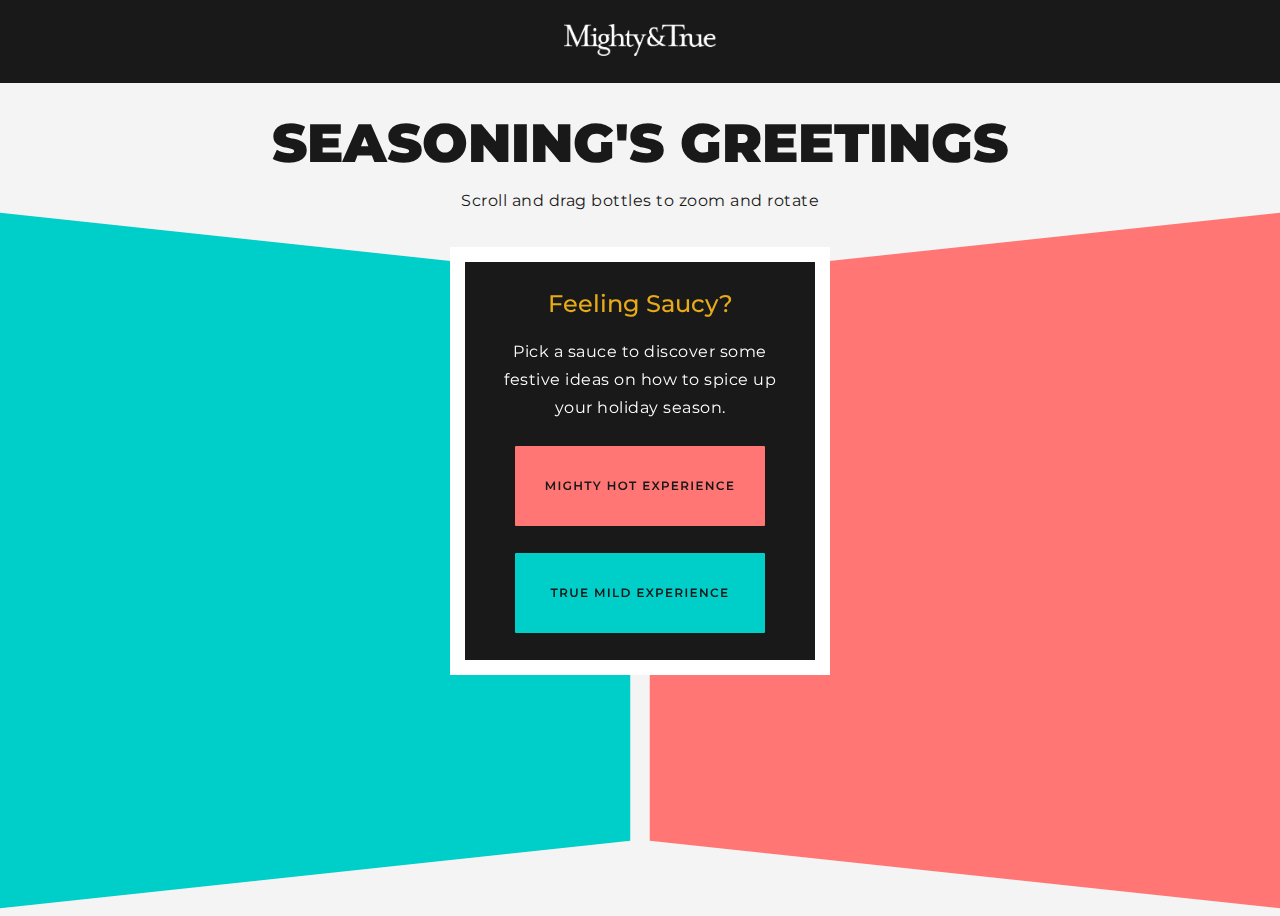
<file: index.html>
<!DOCTYPE html>
<!-- Google Tag Manager -->
<script>(function(w,d,s,l,i){w[l]=w[l]||[];w[l].push({'gtm.start':
new Date().getTime(),event:'gtm.js'});var f=d.getElementsByTagName(s)[0],
j=d.createElement(s),dl=l!='dataLayer'?'&l='+l:'';j.async=true;j.src=
'https://www.googletagmanager.com/gtm.js?id='+i+dl;f.parentNode.insertBefore(j,f);
})(window,document,'script','dataLayer','GTM-KV7FJDC');</script>
<!-- End Google Tag Manager -->

<!--[if lt IE 7]>      <html class="no-js lt-ie9 lt-ie8 lt-ie7"> <![endif]-->
<!--[if IE 7]>         <html class="no-js lt-ie9 lt-ie8"> <![endif]-->
<!--[if IE 8]>         <html class="no-js lt-ie9"> <![endif]-->
<!--[if gt IE 8]><!-->
<html class="no-js">
  <!--<![endif]-->
  <head>
    <meta charset="utf-8" />
    <meta http-equiv="X-UA-Compatible" content="IE=edge" />
    <title>Hot Sauce Holidays</title>
    <link rel="icon" href="https://www.mightyandtrue.com/wp-content/themes/mightyandtrue/assets/pngs/MT-favicon.png">
    <meta name="description" content="" />
    <meta name="viewport" content="width=device-width, initial-scale=1" />
    <link
      href="https://fonts.googleapis.com/css?family=Montserrat:400,400i,600,900&display=swap"
      rel="stylesheet"/>
    <script src="./js/svg-inject.min.js"></script>
    <link rel="stylesheet" href="./style.css" />
  </head>
  <body id="home">
    <!-- Google Tag Manager (noscript) -->
    <noscript><iframe src="https://www.googletagmanager.com/ns.html?id=GTM-KV7FJDC" height="0" width="0" style="display:none;visibility:hidden"></iframe></noscript>
    <!-- End Google Tag Manager (noscript) -->
    
    <header>
      <div class="fullwidth grid">
        <div class="container1">
          <img src="./assets/svgs/logo_mt.svg" />
        </div>
      </div>
    </header>
    <section id="section1">
      <div class="fullwidth grid">
        <div class="container1">
          <div class="mega-dark-center">
            SEASONING'S GREETINGS
          </div>
          <div class="p-dark-center">
            Scroll and drag bottles to zoom and rotate
          </div>
        </div>
      </div>
    </section>
    <section id="section2">
      <div class="fullwidth grid">
        <div class="container1" id="greenanim">
          <a
            class="ay"
            href="./greensauce.html"
            style="cursor:default;width:100%;height:100%;z-index:-1;background-color:transparent"
          >
          </a>
          <a
            class="aymobile"
            href="./greensauce.html"
            style="cursor:default;position:absolute;width:100%;height:100%;z-index:5;background-color:transparent"
          >
          </a>
          <iframe
            style="z-index:2;display:block;margin:0;width:100%;height:100%;border:none;overflow:hidden"
            src="https://dist.unlimited3d.com/dists/hot-sauce-bottles/green-true-mild-sauce/652/1658"
          ></iframe>
        </div>
        <div class="container2" id="redanim">
          <a
            class="ay"
            href="./redsauce.html"
            style="cursor:default;width:100%;height:100%;z-index:-1;background-color:transparent"
          >
          </a>
          <a
            class="aymobile"
            href="./redsauce.html"
            style="cursor:default;position:absolute;width:100%;height:100%;z-index:5;background-color:transparent"
          >
          </a>
          <iframe
            style="z-index:4;display:block;margin:0;width:100%;height:100%;border:none;overflow:hidden"
            src="https://dist.unlimited3d.com/dists/hot-sauce-bottles/red-true-mild-sauce-v2/674/1659"
          ></iframe>
        </div>
        <div class="container3">
          <div class="subcontain grid">
            <div class="sub1">
              <div class="h3-accent-center">Feeling Saucy?</div>
              <div class="p-white-center">
                Pick a sauce to discover some festive ideas on how to spice up
                your holiday season.
              </div>
              <a class="redcontainer" href="./redsauce.html"
                ><img
                  class="redbutton"
                  onload="SVGInject(this)"
                  src="./assets/svgs/button-solid-red.svg"
              /></a>
              <a class="greencontainer" href="./greensauce.html"
                ><img
                  class="bluebutton"
                  onload="SVGInject(this)"
                  src="./assets/svgs/button-solid-blue.svg"
              /></a>
            </div>
          </div>
        </div>
      </div>
    </section>
    <!--[if lt IE 7]>
      <p class="browsehappy">
        You are using an <strong>outdated</strong> browser. Please
        <a href="#">upgrade your browser</a> to improve your experience.
      </p>
    <![endif]-->
    <footer>
      <script src="./js/jquery-3.4.1.min.js"></script>
      <!-- lottie/bodymovin player -->
      <script src="./js/lottie.js"></script>

      <script>
        // set path to lottie json file
        var greenPath = "./assets/json/greenanim.json";
        var redPath = "./assets/json/redanim.json";
      </script>
      <script src="./js/global.js"></script>
    </footer>
  </body>
</html>
</file>
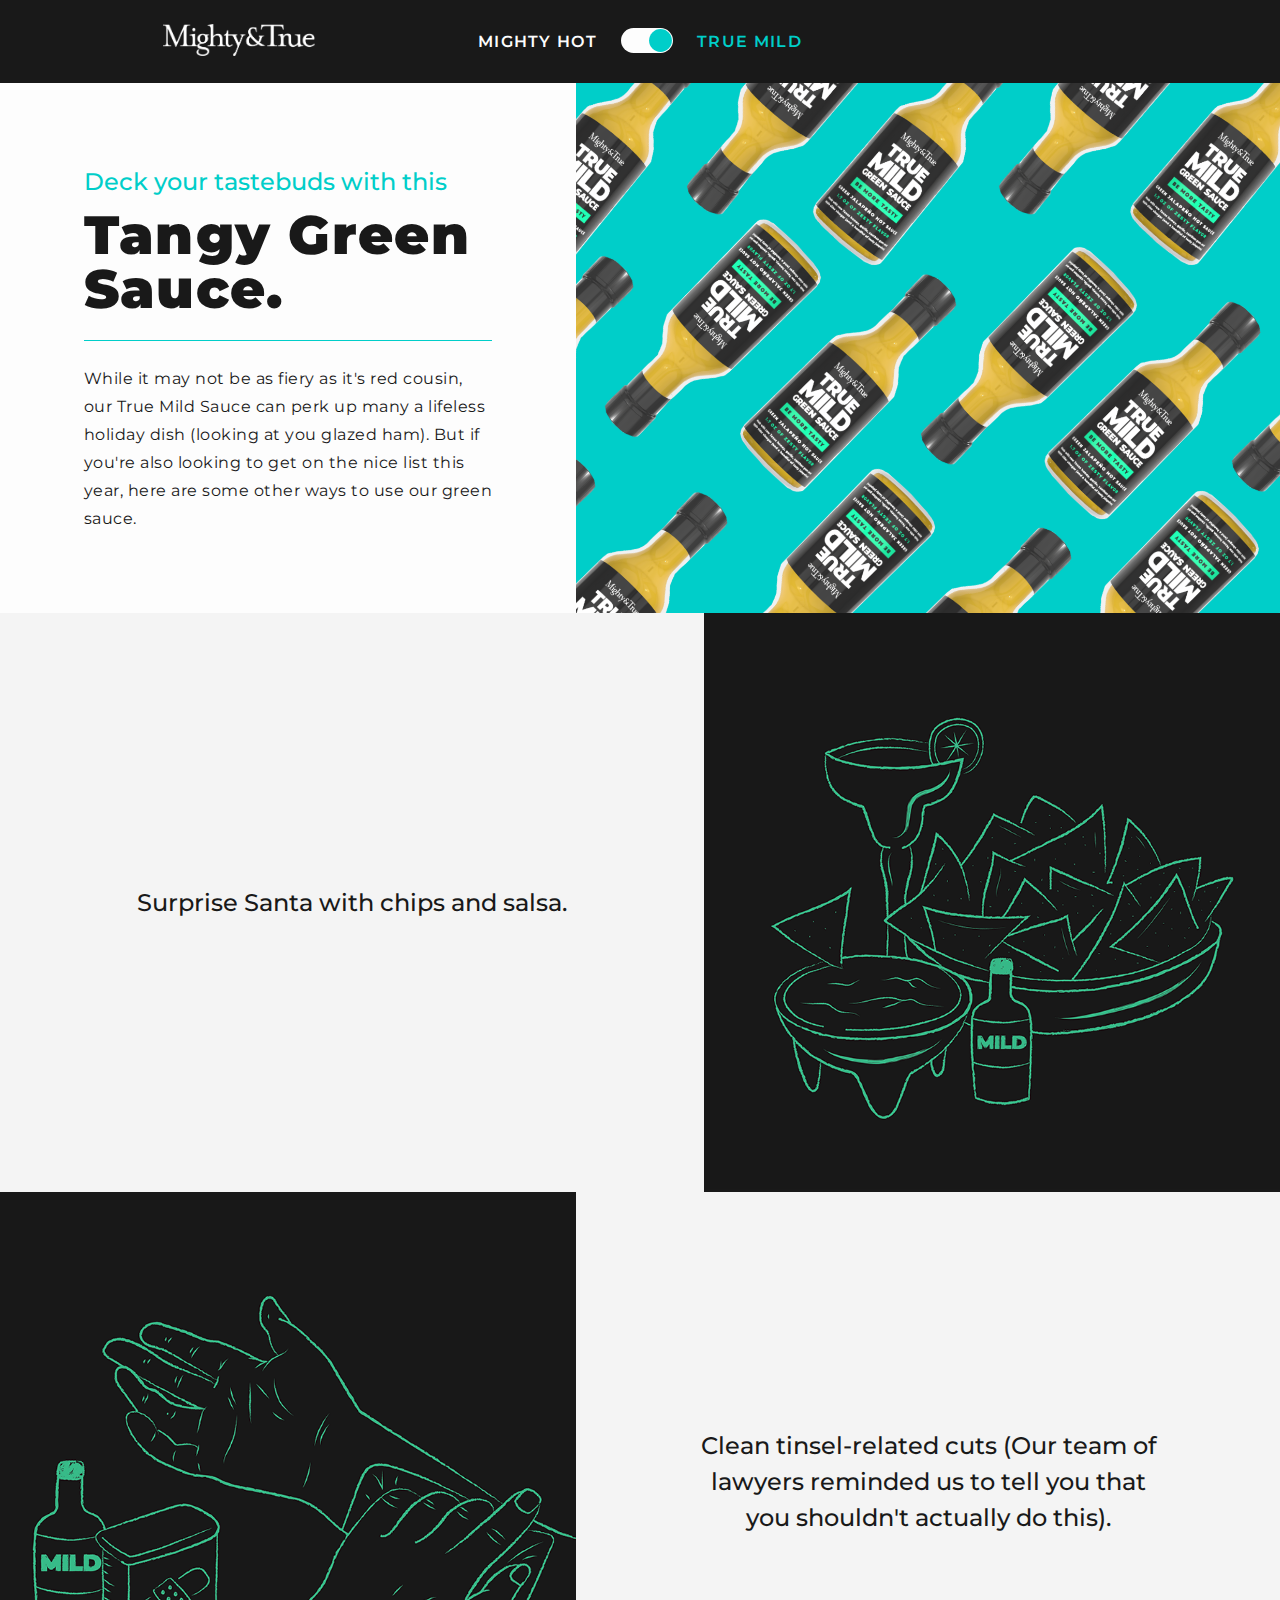
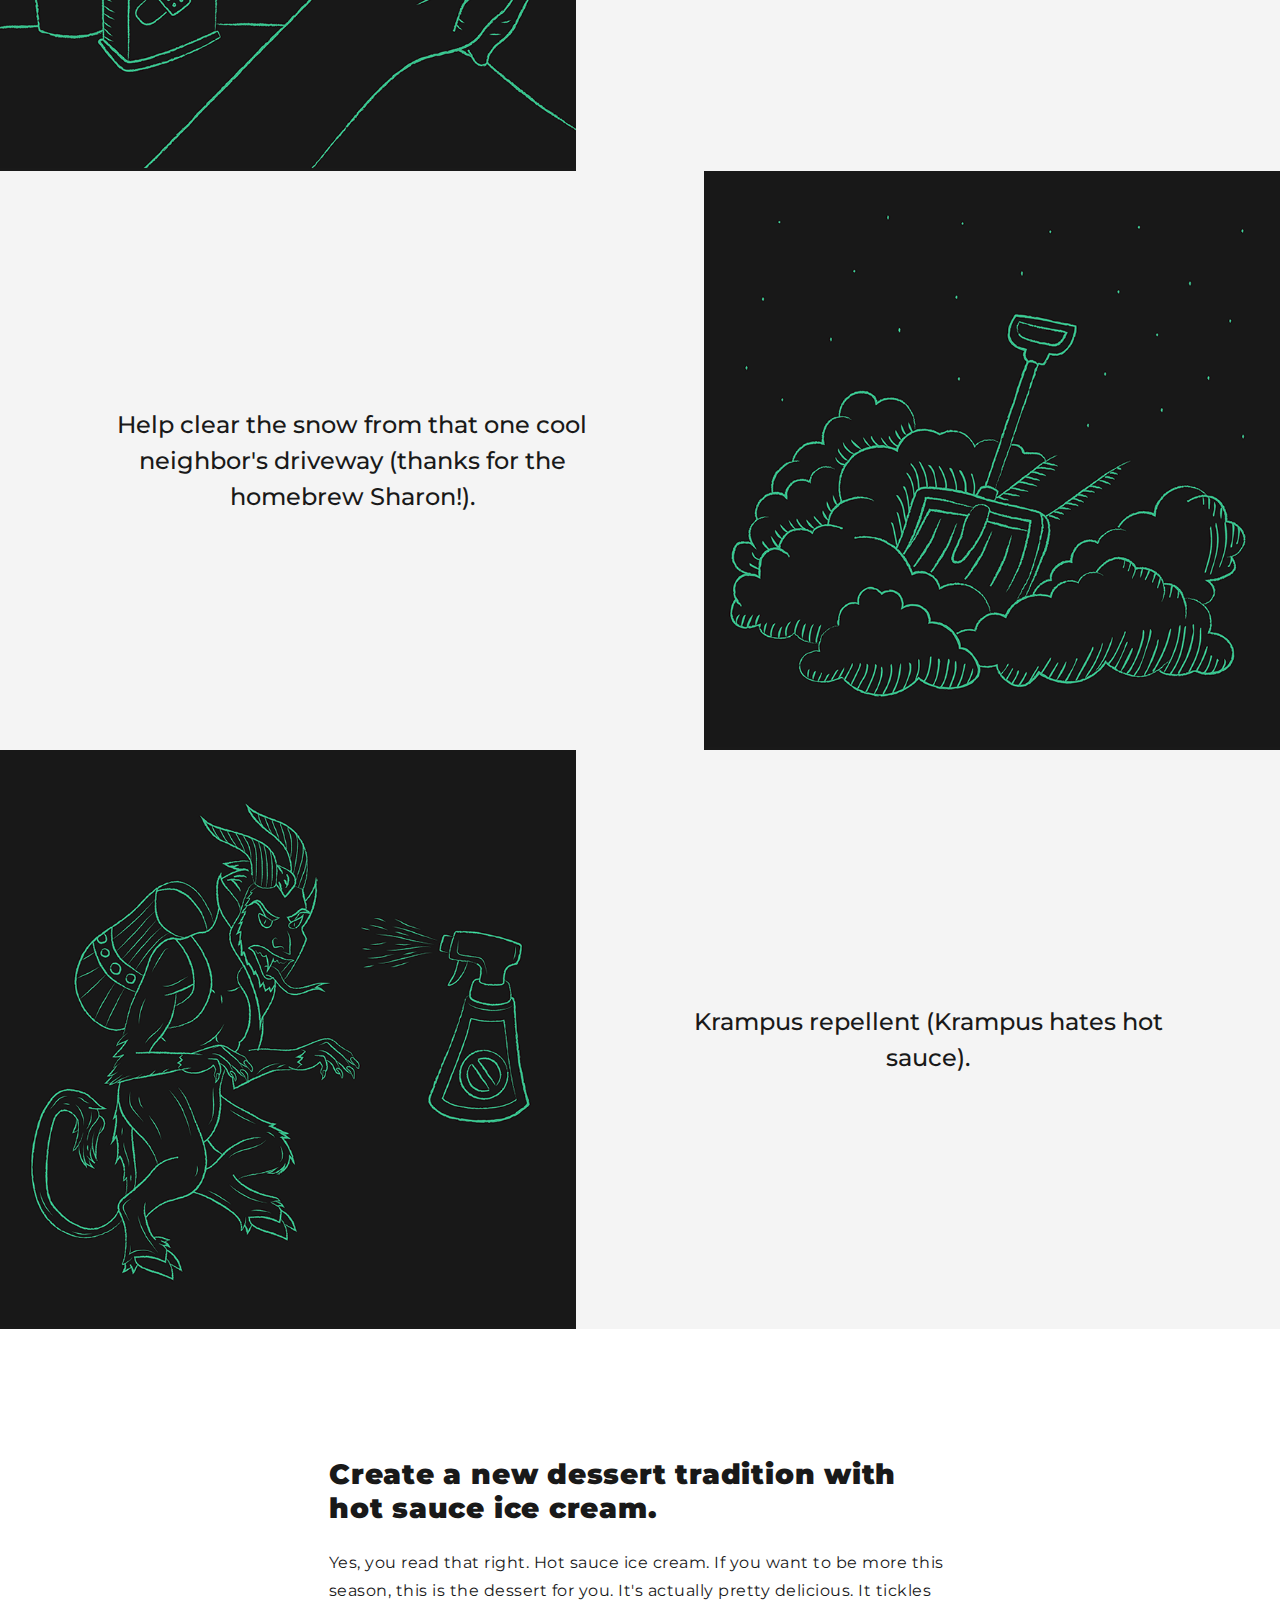
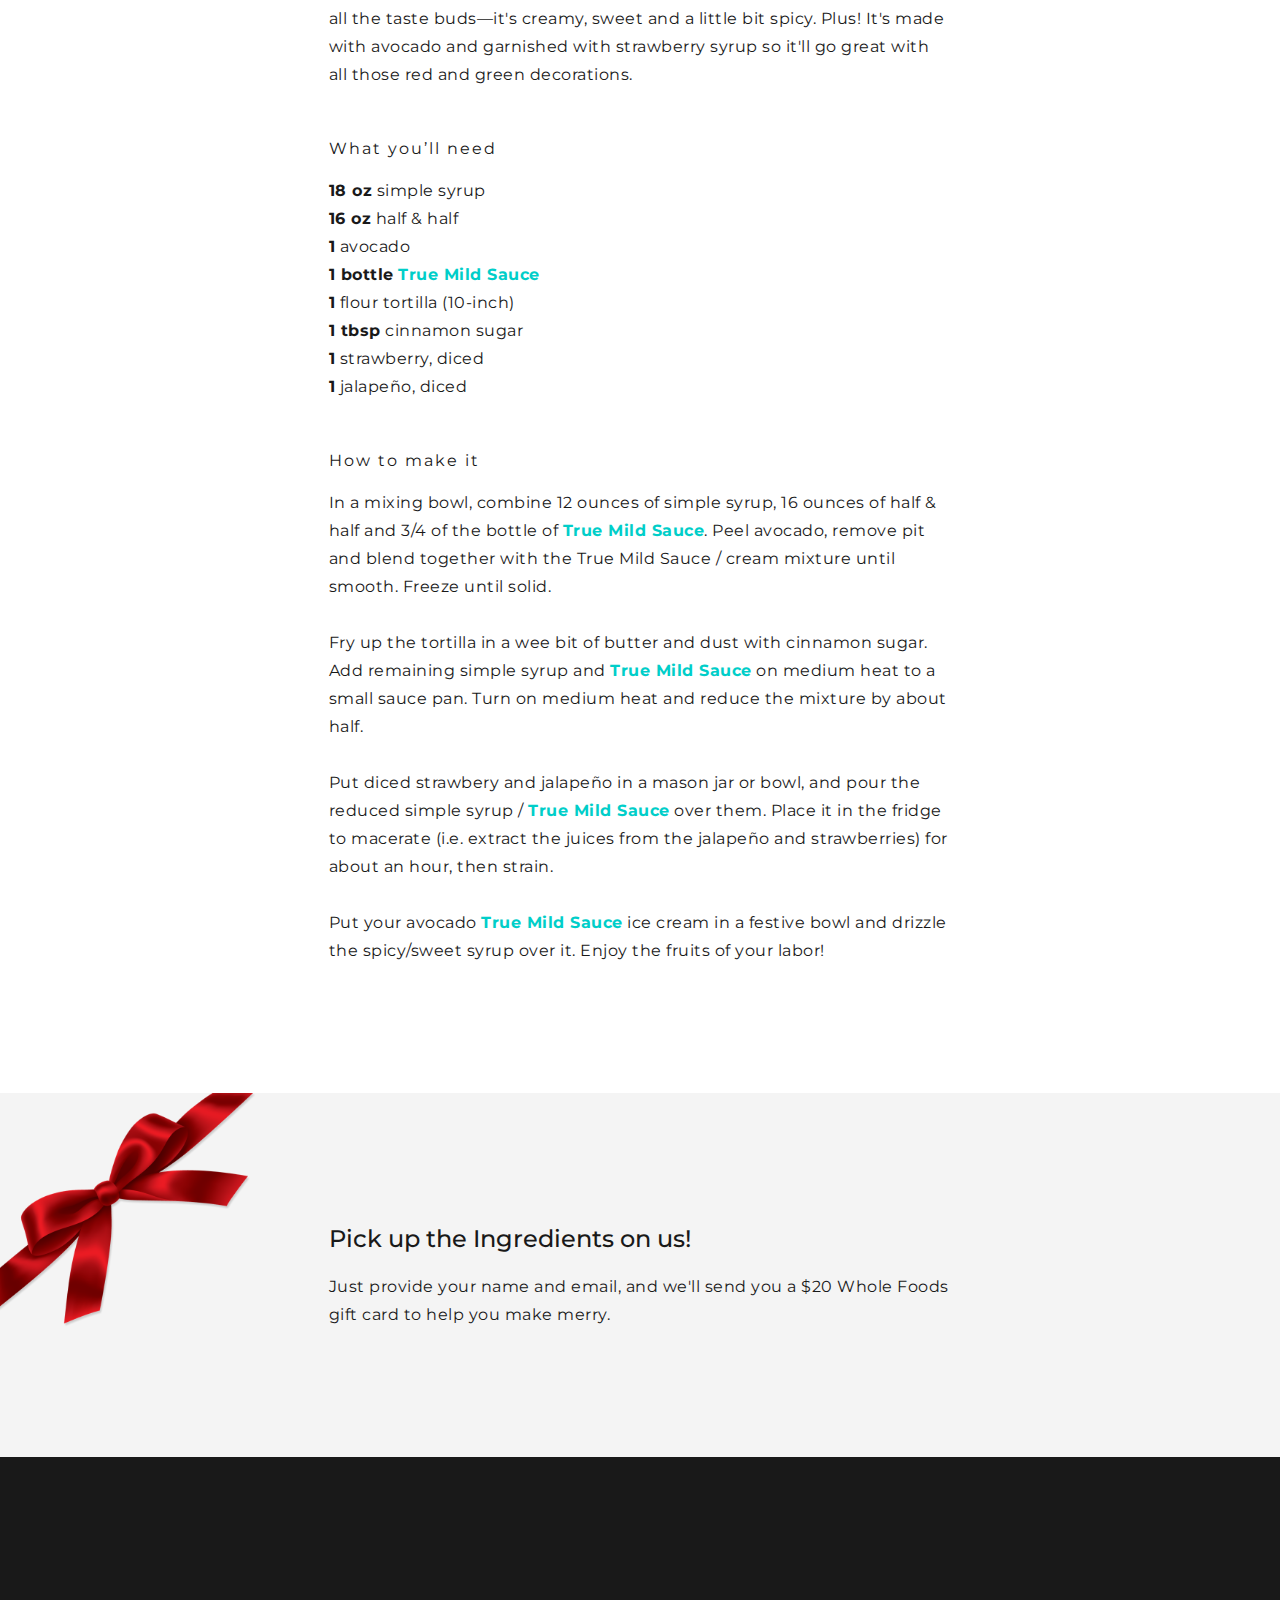
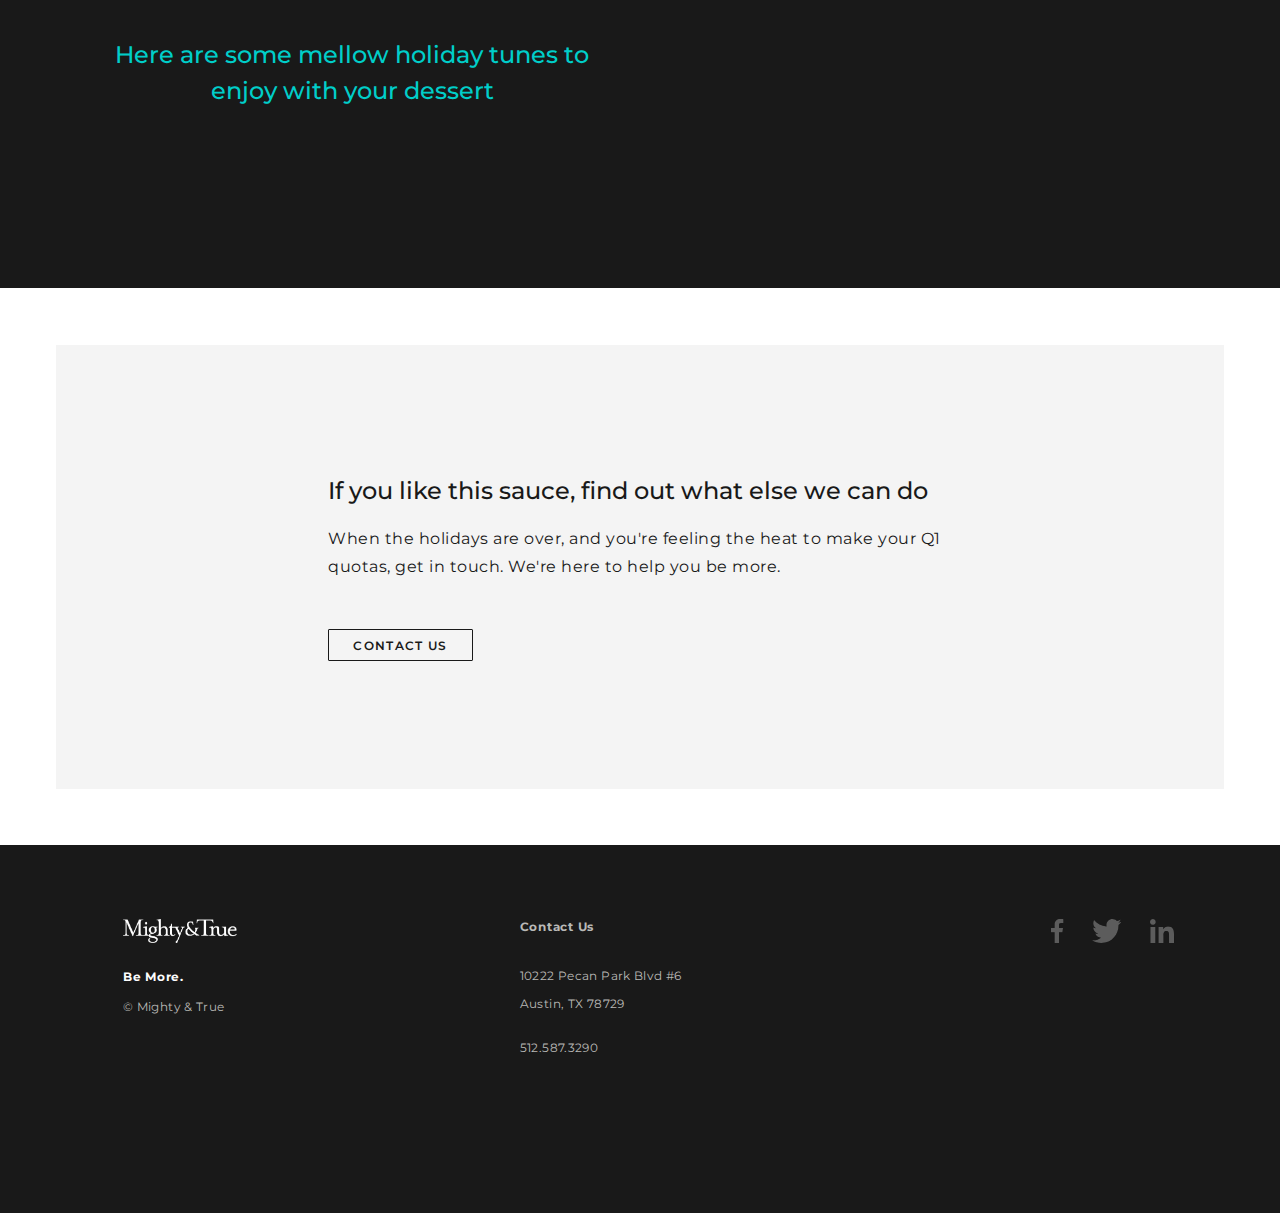
<file: greensauce.html>
<!DOCTYPE html>
<!-- Google Tag Manager -->
<script>(function(w,d,s,l,i){w[l]=w[l]||[];w[l].push({'gtm.start':
new Date().getTime(),event:'gtm.js'});var f=d.getElementsByTagName(s)[0],
j=d.createElement(s),dl=l!='dataLayer'?'&l='+l:'';j.async=true;j.src=
'https://www.googletagmanager.com/gtm.js?id='+i+dl;f.parentNode.insertBefore(j,f);
})(window,document,'script','dataLayer','GTM-KV7FJDC');</script>
<!-- End Google Tag Manager -->

<!--[if lt IE 7]>      <html class="no-js lt-ie9 lt-ie8 lt-ie7"> <![endif]-->
<!--[if IE 7]>         <html class="no-js lt-ie9 lt-ie8"> <![endif]-->
<!--[if IE 8]>         <html class="no-js lt-ie9"> <![endif]-->
<!--[if gt IE 8]><!-->
<html class="no-js">
  <!--<![endif]-->
  <head>
    <meta charset="utf-8" />
    <meta http-equiv="X-UA-Compatible" content="IE=edge" />
    <title>Hot Sauce Holidays</title>
    <link rel="icon" href="https://www.mightyandtrue.com/wp-content/themes/mightyandtrue/assets/pngs/MT-favicon.png">
    <meta name="description" content="" />
    <meta name="viewport" content="width=device-width, initial-scale=1" />
    <link
      href="https://fonts.googleapis.com/css?family=Montserrat:400,400i,600,900&display=swap"
      rel="stylesheet"
    />
    <script src="./js/svg-inject.min.js"></script>
    <link rel="stylesheet" href="./style.css" />
  </head>
  <body id="greensauce">
    <!-- Google Tag Manager (noscript) -->
    <noscript><iframe src="https://www.googletagmanager.com/ns.html?id=GTM-KV7FJDC" height="0" width="0" style="display:none;visibility:hidden"></iframe></noscript>
    <!-- End Google Tag Manager (noscript) -->
    
    <header>
      <div class="fullwidth grid">
        <div class="container1">
          <a href="./index.html">
            <img src="./assets/svgs/logo_mt.svg" />
          </a>
        </div>
        <div class="container2 grid">
          <div class="sub1 btn-large-white">
            Mighty Hot
          </div>
          <div class="sub2">
            <a href="./redsauce.html">
              <img src="assets/svgs/greenswitch.svg" />
            </a>
          </div>
          <div class="sub3 btn-large-white">
            True Mild
          </div>
        </div>
      </div>
    </header>
    <section id="section1">
      <div class="fullwidth grid">
        <div class="container1">
          <div class="greentext">
            Deck your tastebuds with this
          </div>
          <div class="h1-dark">
            Tangy Green Sauce.
          </div>
          <div class="redspacer">
            &nbsp;
          </div>
          <div class="p-dark">
            While it may not be as fiery as it's red cousin, our True Mild Sauce
            can perk up many a lifeless holiday dish (looking at you glazed
            ham). But if you're also looking to get on the nice list this year,
            here are some other ways to use our green sauce.
          </div>
        </div>
        <div class="container2">
          &nbsp;
        </div>
      </div>
    </section>
    <section id="section2">
      <div class="fullwidth grid">
        <div class="container1">
          <div class="h3-dark-center">
            Surprise Santa with chips and salsa.
          </div>
        </div>
        <div class="container2">
          <img src="assets/gifs/chips.gif" />
        </div>
      </div>
    </section>
    <section id="section3">
      <div class="fullwidth grid">
        <div class="container1">
          <img src="./assets/gifs/bandaid.gif" />
        </div>
        <div class="container2">
          <div class="h3-dark-center">
            Clean tinsel-related cuts (Our team of lawyers reminded us to tell
            you that you shouldn't actually do this).
          </div>
        </div>
      </div>
    </section>
    <section id="section4">
      <div class="fullwidth grid">
        <div class="container1">
          <div class="h3-dark-center">
            Help clear the snow from that one cool neighbor's driveway (thanks
            for the homebrew Sharon!).
          </div>
        </div>
        <div class="container2">
          <img src="./assets/gifs/shovel.gif" />
        </div>
      </div>
    </section>
    <section id="section5">
      <div class="fullwidth grid">
        <div class="container1">
          <img src="./assets/gifs/krampus.gif" />
        </div>
        <div class="container2">
          <div class="h3-dark-center">
            Krampus repellent (Krampus hates hot sauce).
          </div>
        </div>
      </div>
    </section>
    <section id="section6">
      <div class="fullwidth grid">
        <div class="container1">
          <div class="sub1">
            <div class="h2-dark">
              Create a new dessert tradition with hot sauce ice cream.
            </div>
            <div id="p-dark" class="p-dark">
              Yes, you read that right. Hot sauce ice cream. If you want to be
              more this season, this is the dessert for you. It's actually
              pretty delicious. It tickles all the taste buds—it's creamy, sweet
              and a little bit spicy. Plus! It's made with avocado and garnished
              with strawberry syrup so it'll go great with all those red and
              green decorations.
            </div>
            <div class="h4-dark">
              What you’ll need
            </div>
            <div class="p-dark">
              <span class="p-dark-strong" style="white-space:nowrap"
                >18 oz</span
              >
              simple syrup
            </div>
            <div class="p-dark">
              <span class="p-dark-strong" style="white-space:nowrap"
                >16 oz</span
              >
              half & half
            </div>
            <div class="p-dark">
              <span class="p-dark-strong" style="white-space:nowrap">1</span>
              avocado
            </div>
            <div class="p-dark">
              <span class="p-dark-strong" style="white-space:nowrap"
                >1 bottle</span
              >
              <span class="greenbold">True Mild Sauce</span>
            </div>
            <div class="p-dark">
              <span class="p-dark-strong" style="white-space:nowrap">1</span>
              flour tortilla (10-inch)
            </div>
            <div class="p-dark">
              <span class="p-dark-strong" style="white-space:nowrap"
                >1 tbsp</span
              >
              cinnamon sugar
            </div>
            <div class="p-dark">
              <span class="p-dark-strong" style="white-space:nowrap">1</span>
              strawberry, diced
            </div>
            <div class="p-dark">
              <span class="p-dark-strong" style="white-space:nowrap">1</span>
              jalapeño, diced
            </div>
          </div>
          <div class="sub2">
            <div class="h4-dark">
              How to make it
            </div>
            <div class="p-dark">
              In a mixing bowl, combine 12 ounces of simple syrup, 16 ounces of
              half & half and 3/4 of the bottle of
              <span class="greenbold">True Mild Sauce</span>. Peel avocado,
              remove pit and blend together with the True Mild Sauce / cream
              mixture until smooth. Freeze until solid.<br /><br />

              Fry up the tortilla in a wee bit of butter and dust with cinnamon
              sugar. Add remaining simple syrup and
              <span class="greenbold">True Mild Sauce</span> on medium heat to
              a small sauce pan. Turn on medium heat and reduce the mixture by
              about half.<br /><br />

              Put diced strawbery and jalapeño in a mason jar or bowl, and pour
              the reduced simple syrup /
              <span class="greenbold">True Mild Sauce</span> over them. Place
              it in the fridge to macerate (i.e. extract the juices from the
              jalapeño and strawberries) for about an hour, then strain.<br /><br />

              Put your avocado <span class="greenbold">True Mild Sauce</span>
              ice cream in a festive bowl and drizzle the spicy/sweet syrup over
              it. Enjoy the fruits of your labor!
            </div>
          </div>
        </div>
      </div>
    </section>
    <section id="section7">
      <div class="fullwidth grid">
        <div class="container1">
          <div class="bow">
            <img src="./assets/pngs/bow@2x.png" />
          </div>
          <div class="h3-dark">
            Pick up the Ingredients on us!
          </div>
          <div class="p-dark">
            Just provide your name and email, and we'll send you a $20 Whole
            Foods gift card to help you make merry.
          </div>
          <script src="//app-ab10.marketo.com/js/forms2/js/forms2.min.js"></script>
          <form id="mktoForm_1241"></form>
          <script>
            MktoForms2.loadForm("//app-ab10.marketo.com", "643-NSC-219", 1241);
          </script>
        </div>
      </div>
    </section>
    <section id="section8">
      <div class="fullwidth grid">
        <div class="container1">
          <div class="greentext center">
            Here are some mellow holiday tunes to enjoy with your dessert
          </div>
        </div>
        <div class="container2">
          <iframe
            src="https://open.spotify.com/embed?uri=spotify%3Aplaylist%3A1fVyNyb3cB2LLNULSb4TG7"
            width="100%"
            height="380"
            frameborder="0"
            allowtransparency="true"
            allow="encrypted-media"
          ></iframe>
        </div>
      </div>
    </section>
    <section id="section9">
      <div class="fullwidth grid">
        <div class="container1">
          <div class="h3-dark">
            If you like this sauce, find out what else we can do
          </div>
          <div class="p-dark">
            When the holidays are over, and you're feeling the heat to make your
            Q1 quotas, get in touch. We're here to help you be more.
          </div>
          <a href="https://www.mightyandtrue.com/contact" target="_blank">
            <button class="btn-small-dark-center">CONTACT US</button>
          </a>
        </div>
      </div>
    </section>
    <footer>
      <div class="grid fullwidth">
        <div class="container1">
          <a href="https://www.mightyandtrue.com">
            <img src="./assets/svgs/logo_mt.svg" />
          </a>
          <ul>
            <li class="small-text-white-strong">Be More.</li>
            <li class="small-text-mute">&copy; Mighty & True</li>
          </ul>
        </div>
        <div class="container3">
          <div class="small-text-mute-strong">Contact Us</div>
          <ul>
            <li class="small-text-mute">
              <a target="_blank" href="https://goo.gl/maps/6K673sYrtEWempeC6">
                10222 Pecan Park Blvd #6
                <br />
                Austin, TX 78729
              </a>
            </li>
            <li class="small-text-mute">
              <a href="tel:5125873290">
                512.587.3290
              </a>
            </li>
          </ul>
        </div>

        <div class="container5">
          <a target="_blank" href="https://www.facebook.com/mightyandtrue/">
            <img
              src="./assets/svgs/iconFacebook.svg"
              onload="SVGInject(this)"
            />
          </a>
          <a target="_blank" href="https://twitter.com/mightyandtrue">
            <img src="./assets/svgs/iconTwitter.svg" onload="SVGInject(this)" />
          </a>
          <a
            target="_blank"
            href="https://www.linkedin.com/company/mighty-&-true"
          >
            <img
              src="./assets/svgs/iconLinkedin.svg"
              onload="SVGInject(this)"
            />
          </a>
        </div>
      </div>
    </footer>
    <!--[if lt IE 7]>
      <p class="browsehappy">
        You are using an <strong>outdated</strong> browser. Please
        <a href="#">upgrade your browser</a> to improve your experience.
      </p>
    <![endif]-->

    <script src="" async defer></script>
  </body>
</html>
</file>
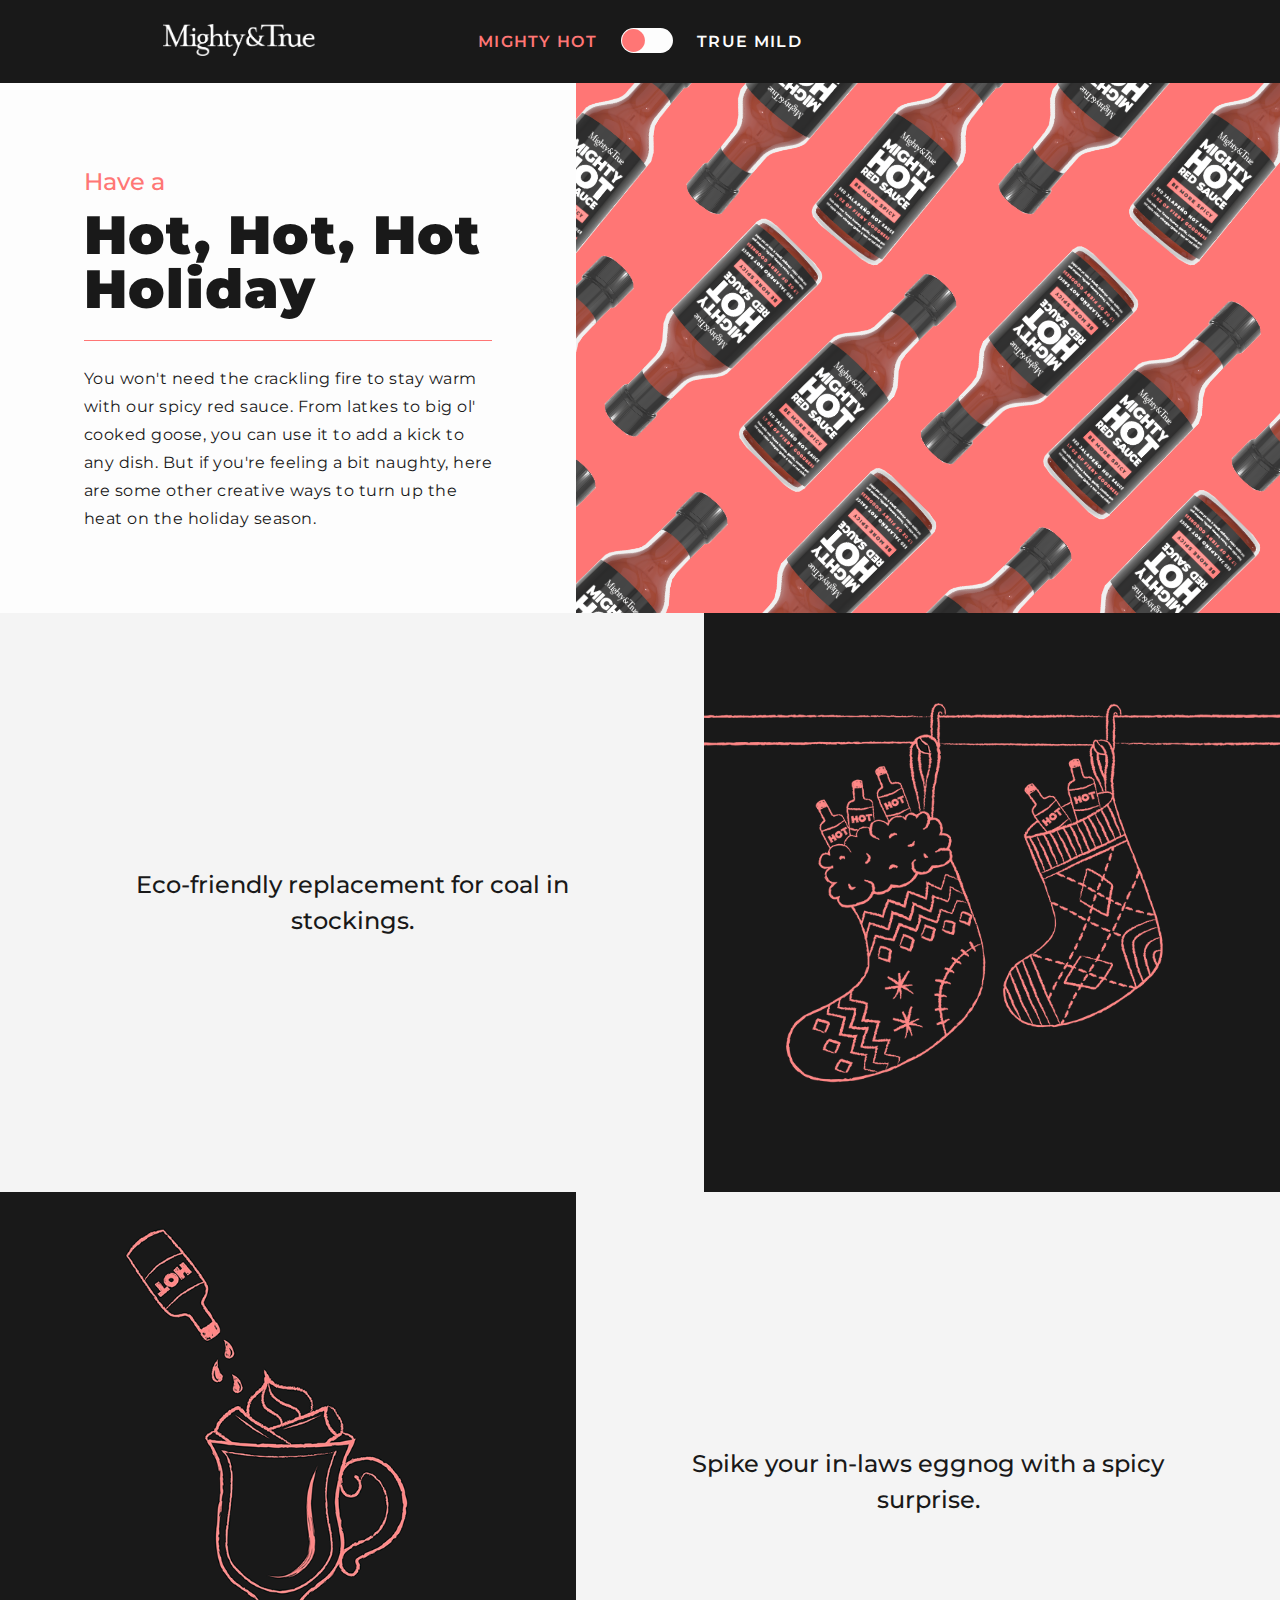
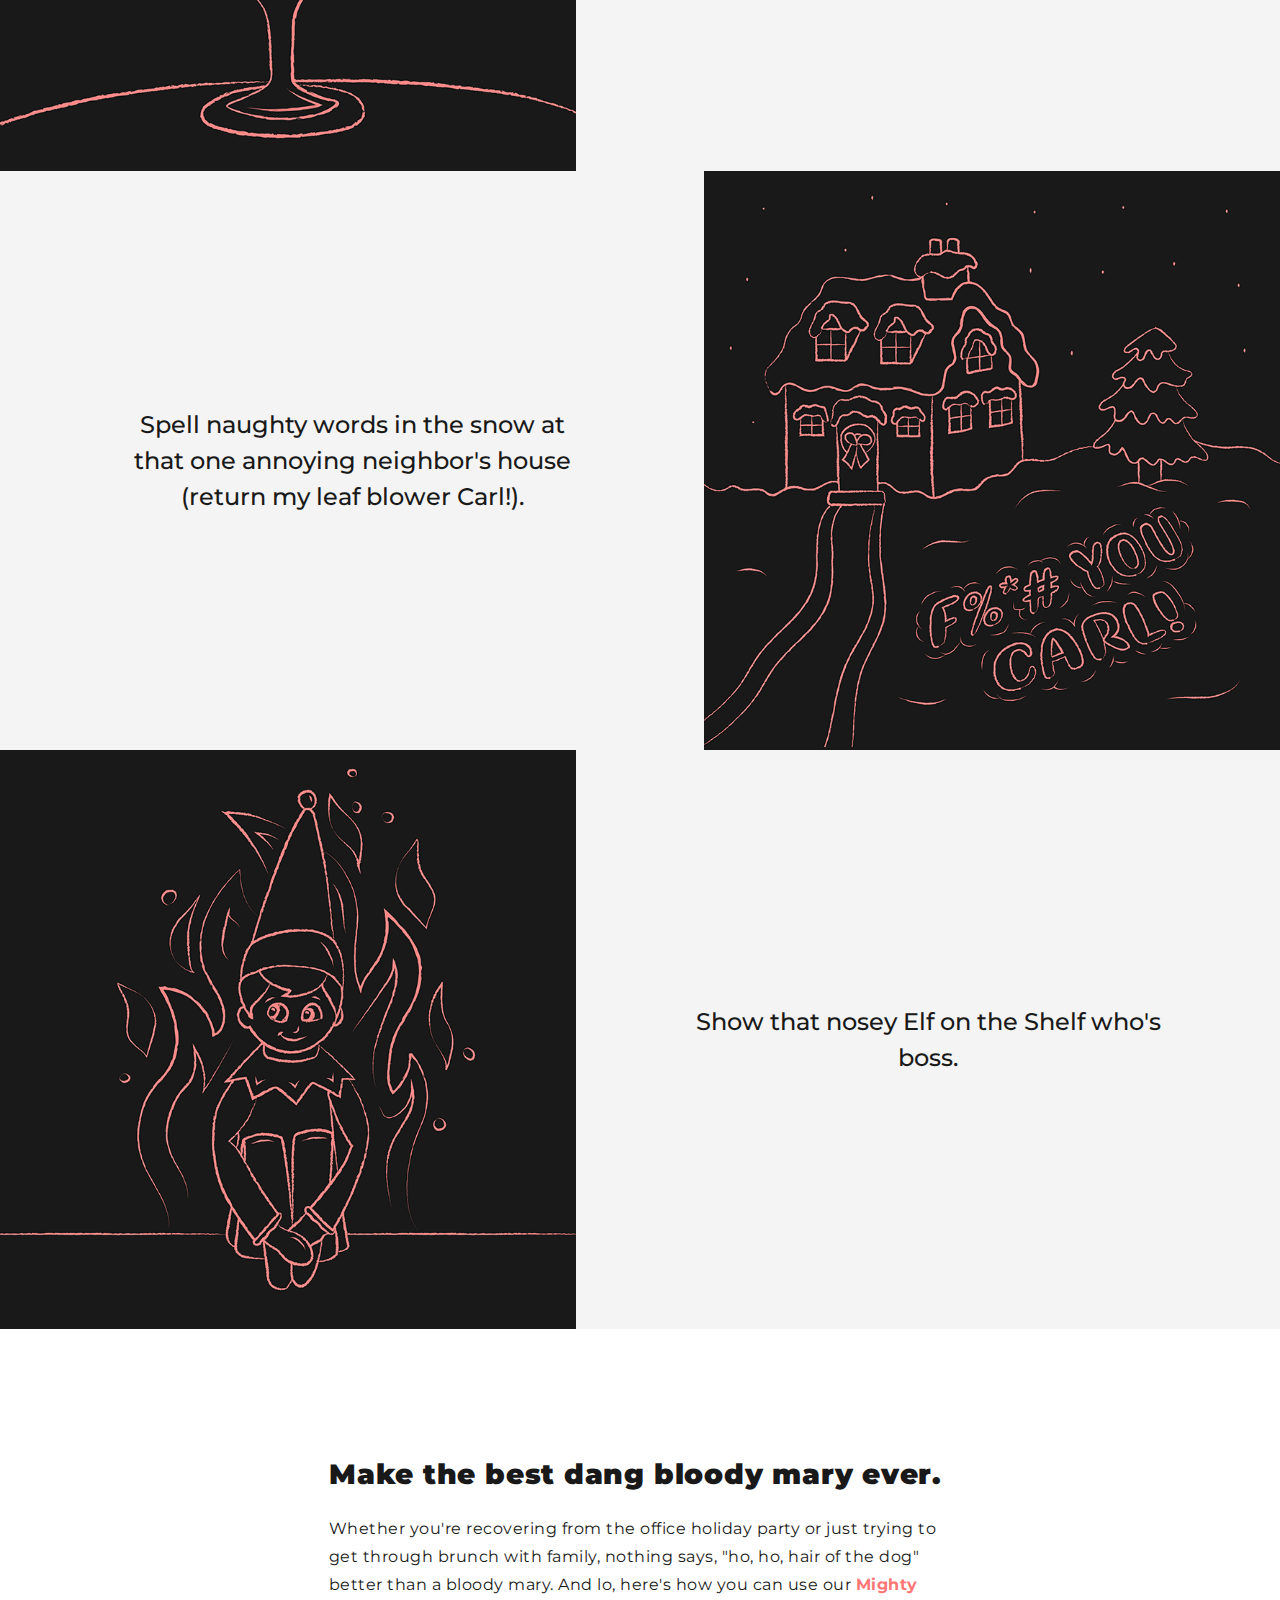
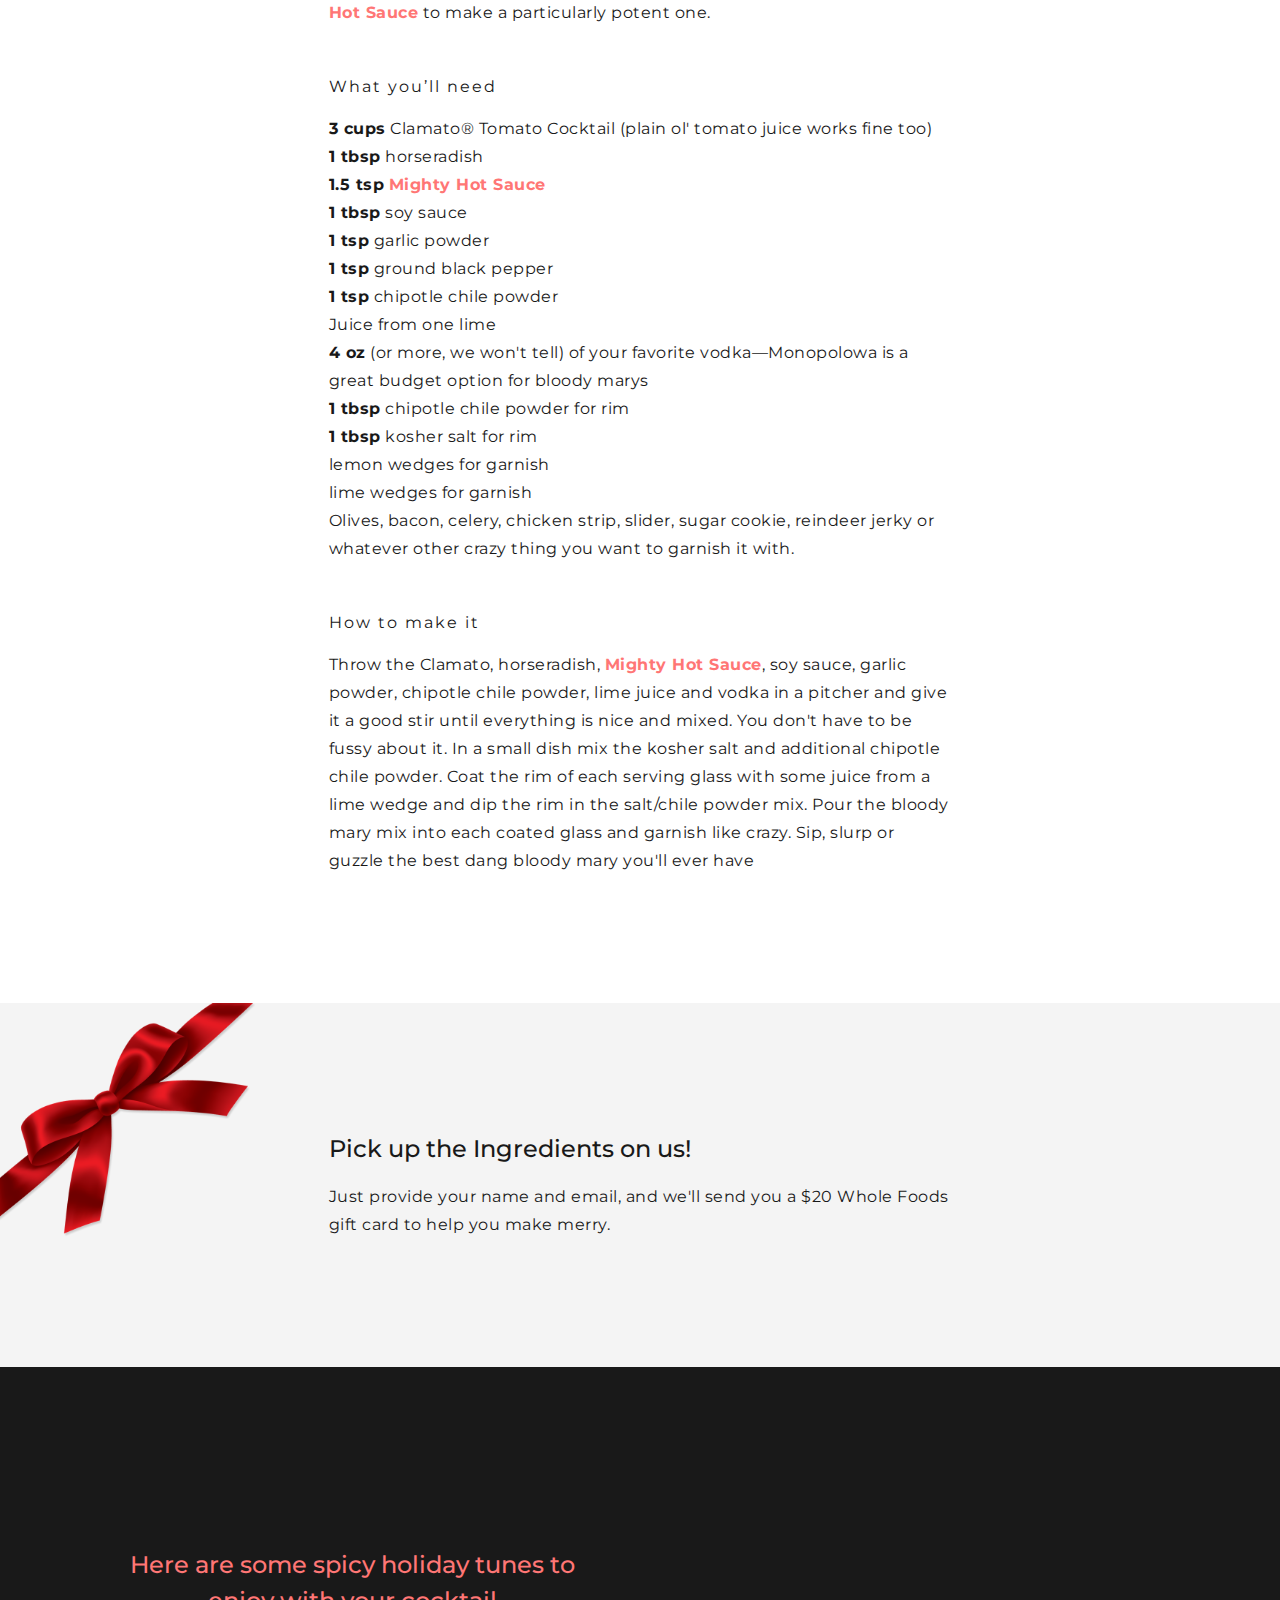
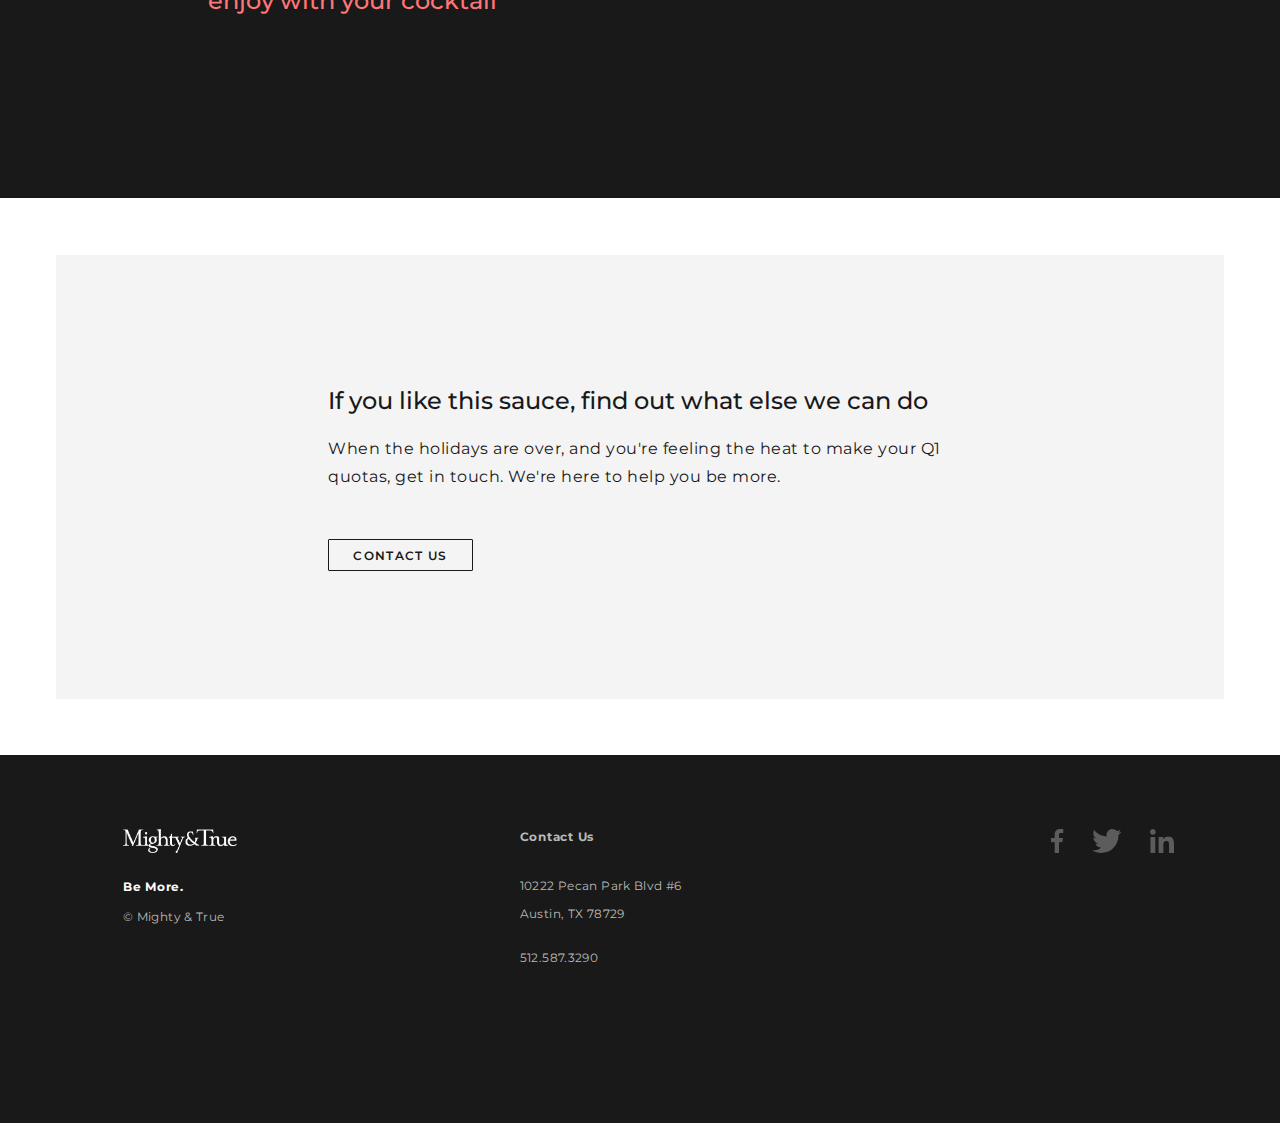
<file: redsauce.html>
<!DOCTYPE html>
<!-- Google Tag Manager -->
<script>(function(w,d,s,l,i){w[l]=w[l]||[];w[l].push({'gtm.start':
new Date().getTime(),event:'gtm.js'});var f=d.getElementsByTagName(s)[0],
j=d.createElement(s),dl=l!='dataLayer'?'&l='+l:'';j.async=true;j.src=
'https://www.googletagmanager.com/gtm.js?id='+i+dl;f.parentNode.insertBefore(j,f);
})(window,document,'script','dataLayer','GTM-KV7FJDC');</script>
<!-- End Google Tag Manager -->

<!--[if lt IE 7]>      <html class="no-js lt-ie9 lt-ie8 lt-ie7"> <![endif]-->
<!--[if IE 7]>         <html class="no-js lt-ie9 lt-ie8"> <![endif]-->
<!--[if IE 8]>         <html class="no-js lt-ie9"> <![endif]-->
<!--[if gt IE 8]><!-->
<html class="no-js">
  <!--<![endif]-->
  <head>
    <meta charset="utf-8" />
    <meta http-equiv="X-UA-Compatible" content="IE=edge" />
    <title>Hot Sauce Holidays</title>
    <link rel="icon" href="https://www.mightyandtrue.com/wp-content/themes/mightyandtrue/assets/pngs/MT-favicon.png">
    <meta name="description" content="" />
    <meta name="viewport" content="width=device-width, initial-scale=1" />
    <link
      href="https://fonts.googleapis.com/css?family=Montserrat:400,400i,600,900&display=swap"
      rel="stylesheet"
    />
    <script src="./js/svg-inject.min.js"></script>
    <link rel="stylesheet" href="./style.css" />
  </head>
  <body id="redsauce">
    <!-- Google Tag Manager (noscript) -->
    <noscript><iframe src="https://www.googletagmanager.com/ns.html?id=GTM-KV7FJDC" height="0" width="0" style="display:none;visibility:hidden"></iframe></noscript>
    <!-- End Google Tag Manager (noscript) -->
    
    <header>
      <div class="fullwidth grid">
        <div class="container1">
          <a href="./index.html">
            <img src="./assets/svgs/logo_mt.svg" />
          </a>
        </div>
        <div class="container2 grid">
          <div class="sub1 btn-large-white">
            Mighty Hot
          </div>
          <div class="sub2">
            <a href="./greensauce.html">
              <img src="assets/svgs/redswitch.svg" />
            </a>
          </div>
          <div class="sub3 btn-large-white">
            True Mild
          </div>
        </div>
      </div>
    </header>
    <section id="section1">
      <div class="fullwidth grid">
        <div class="container1">
          <div class="redtext">
            Have a
          </div>
          <div class="h1-dark">
            Hot, Hot, Hot Holiday
          </div>
          <div class="redspacer">
            &nbsp;
          </div>
          <div class="p-dark">
            You won't need the crackling fire to stay warm with our spicy red
            sauce. From latkes to big ol' cooked goose, you can use it to add a
            kick to any dish. But if you're feeling a bit naughty, here are some
            other creative ways to turn up the heat on the holiday season.
          </div>
        </div>
        <div class="container2"></div>
      </div>
    </section>
    <section id="section2">
      <div class="fullwidth grid">
        <div class="container1">
          <div class="h3-dark-center">
            Eco-friendly replacement for coal in stockings.
          </div>
        </div>
        <div class="container2">
          <img src="assets/gifs/stockings.gif" />
        </div>
      </div>
    </section>
    <section id="section3">
      <div class="fullwidth grid">
        <div class="container1">
          <img src="./assets/gifs/eggnog.gif" />
        </div>
        <div class="container2">
          <div class="h3-dark-center">
            Spike your in-laws eggnog with a spicy surprise.
          </div>
        </div>
      </div>
    </section>
    <section id="section4">
      <div class="fullwidth grid">
        <div class="container1">
          <div class="h3-dark-center">
            Spell naughty words in the snow at that one annoying neighbor's
            house (return my leaf blower Carl!).
          </div>
        </div>
        <div class="container2">
          <img src="./assets/gifs/carl.gif" />
        </div>
      </div>
    </section>
    <section id="section5">
      <div class="fullwidth grid">
        <div class="container1">
          <img src="./assets/gifs/elf.gif" />
        </div>
        <div class="container2">
          <div class="h3-dark-center">
            Show that nosey Elf on the Shelf who's boss.
          </div>
        </div>
      </div>
    </section>
    <section id="section6">
      <div class="fullwidth grid">
        <div class="container1">
          <div class="sub1">
            <div class="h2-dark">
              Make the best dang bloody mary ever.
            </div>
            <div id="p-dark" class="p-dark">
              Whether you're recovering from the office holiday party or just
              trying to get through brunch with family, nothing says, "ho, ho,
              hair of the dog" better than a bloody mary. And lo, here's how you
              can use our <span class="redbold">Mighty Hot Sauce</span> to make
              a particularly potent one.
            </div>
            <div class="h4-dark">
              What you’ll need
            </div>
            <div class="p-dark">
              <span class="p-dark-strong" style="white-space:nowrap"
                >3 cups</span
              >
              Clamato® Tomato Cocktail (plain ol' tomato juice works fine too)
            </div>
            <div class="p-dark">
              <span class="p-dark-strong" style="white-space:nowrap"
                >1 tbsp</span
              >
              horseradish
            </div>
            <div class="p-dark">
              <span class="p-dark-strong" style="white-space:nowrap"
                >1.5 tsp</span
              >
              <span class="redbold">Mighty Hot Sauce</span>
            </div>
            <div class="p-dark">
              <span class="p-dark-strong" style="white-space:nowrap"
                >1 tbsp</span
              >
              soy sauce
            </div>
            <div class="p-dark">
              <span class="p-dark-strong" style="white-space:nowrap"
                >1 tsp</span
              >
              garlic powder
            </div>
            <div class="p-dark">
              <span class="p-dark-strong" style="white-space:nowrap"
                >1 tsp</span
              >
              ground black pepper
            </div>
            <div class="p-dark">
              <span class="p-dark-strong" style="white-space:nowrap"
                >1 tsp</span
              >
              chipotle chile powder
            </div>
            <div class="p-dark">Juice from one lime</div>
            <div class="p-dark">
              <span class="p-dark-strong" style="white-space:nowrap">4 oz</span>
              (or more, we won't tell) of your favorite vodka—Monopolowa is a
              great budget option for bloody marys
            </div>
            <div class="p-dark">
              <span class="p-dark-strong" style="white-space:nowrap"
                >1 tbsp</span
              >
              chipotle chile powder for rim
            </div>
            <div class="p-dark">
              <span class="p-dark-strong" style="white-space:nowrap"
                >1 tbsp</span
              >
              kosher salt for rim
            </div>
            <div class="p-dark">lemon wedges for garnish</div>
            <div class="p-dark">lime wedges for garnish</div>
            <div class="p-dark">
              Olives, bacon, celery, chicken strip, slider, sugar cookie,
              reindeer jerky or whatever other crazy thing you want to garnish
              it with.
            </div>
          </div>
          <div class="sub2">
            <div class="h4-dark">
              How to make it
            </div>
            <div class="p-dark">
              Throw the Clamato, horseradish,
              <span class="redbold">Mighty Hot Sauce</span>, soy sauce, garlic
              powder, chipotle chile powder, lime juice and vodka in a pitcher
              and give it a good stir until everything is nice and mixed. You
              don't have to be fussy about it. In a small dish mix the kosher
              salt and additional chipotle chile powder. Coat the rim of each
              serving glass with some juice from a lime wedge and dip the rim in
              the salt/chile powder mix. Pour the bloody mary mix into each
              coated glass and garnish like crazy. Sip, slurp or guzzle the best
              dang bloody mary you'll ever have
            </div>
          </div>
        </div>
      </div>
    </section>
    <section id="section7">
      <div class="fullwidth grid">
        <div class="container1">
          <div class="bow">
            <img src="./assets/pngs/bow@2x.png" />
          </div>
          <div class="h3-dark">
            Pick up the Ingredients on us!
          </div>
          <div class="p-dark">
            Just provide your name and email, and we'll send you a $20 Whole
            Foods gift card to help you make merry.
          </div>
          <script src="//app-ab10.marketo.com/js/forms2/js/forms2.min.js"></script>
          <form id="mktoForm_1241"></form>
          <script>
            MktoForms2.loadForm("//app-ab10.marketo.com", "643-NSC-219", 1241);
          </script>
        </div>
      </div>
    </section>
    <section id="section8">
      <div class="fullwidth grid">
        <div class="container1">
          <div class="redtext center">
            Here are some spicy holiday tunes to enjoy with your cocktail
          </div>
        </div>
        <div class="container2">
          <iframe
            src="https://open.spotify.com/embed?uri=spotify%3Aplaylist%3A2amdSJEtMprewyEhC19kl5"
            width="100%"
            height="380"
            frameborder="0"
            allowtransparency="true"
            allow="encrypted-media"
          ></iframe>
        </div>
      </div>
    </section>
    <section id="section9">
      <div class="fullwidth grid">
        <div class="container1">
          <div class="h3-dark">
            If you like this sauce, find out what else we can do
          </div>
          <div class="p-dark">
            When the holidays are over, and you're feeling the heat to make your
            Q1 quotas, get in touch. We're here to help you be more.
          </div>
          <a href="https://www.mightyandtrue.com/contact" target="_blank">
            <button class="btn-small-dark-center">CONTACT US</button>
          </a>
        </div>
      </div>
    </section>
    <footer>
      <div class="grid fullwidth">
        <div class="container1">
          <a href="https://www.mightyandtrue.com">
            <img src="./assets/svgs/logo_mt.svg" />
          </a>
          <ul>
            <li class="small-text-white-strong">Be More.</li>
            <li class="small-text-mute">&copy; Mighty & True</li>
          </ul>
        </div>
        <div class="container3">
          <div class="small-text-mute-strong">Contact Us</div>
          <ul>
            <li class="small-text-mute">
              <a target="_blank" href="https://goo.gl/maps/6K673sYrtEWempeC6">
                10222 Pecan Park Blvd #6
                <br />
                Austin, TX 78729
              </a>
            </li>
            <li class="small-text-mute">
              <a href="tel:5125873290">
                512.587.3290
              </a>
            </li>
          </ul>
        </div>

        <div class="container5">
          <a target="_blank" href="https://www.facebook.com/mightyandtrue/">
            <img
              src="./assets/svgs/iconFacebook.svg"
              onload="SVGInject(this)"
            />
          </a>
          <a target="_blank" href="https://twitter.com/mightyandtrue">
            <img src="./assets/svgs/iconTwitter.svg" onload="SVGInject(this)" />
          </a>
          <a
            target="_blank"
            href="https://www.linkedin.com/company/mighty-&-true"
          >
            <img
              src="./assets/svgs/iconLinkedin.svg"
              onload="SVGInject(this)"
            />
          </a>
        </div>
      </div>
    </footer>
    <!--[if lt IE 7]>
      <p class="browsehappy">
        You are using an <strong>outdated</strong> browser. Please
        <a href="#">upgrade your browser</a> to improve your experience.
      </p>
    <![endif]-->

    <script src="" async defer></script>
  </body>
</html>
</file>
<file: style.css>
html,body,div,span,applet,object,iframe,h1,h2,h3,h4,h5,h6,p,blockquote,pre,a,abbr,acronym,address,big,cite,code,del,dfn,em,img,ins,kbd,q,s,samp,small,strike,strong,sub,sup,tt,var,b,u,i,center,dl,dt,dd,ol,ul,li,fieldset,form,label,legend,table,caption,tbody,tfoot,thead,tr,th,td,article,aside,canvas,details,embed,figure,figcaption,footer,header,hgroup,menu,nav,output,ruby,section,summary,time,mark,audio,video{margin:0;padding:0;border:0;font-size:100%;font:inherit;vertical-align:baseline}article,aside,details,figcaption,figure,footer,header,hgroup,menu,nav,section{display:block}body{line-height:1}ol,ul{list-style:none}blockquote,q{quotes:none}blockquote:before,blockquote:after,q:before,q:after{content:"";content:none}table{border-collapse:collapse;border-spacing:0}img{width:100%;overflow:hidden}a{text-decoration:inherit;color:inherit;font-size:inherit;font-weight:inherit}*{box-sizing:border-box}.container{max-width:1920px}.fullwidth{width:100%}.h1-dark{font-family:"Montserrat", sans-serif;font-size:54px;font-weight:900;line-height:38px;letter-spacing:1.5px;color:#191919}.mega-accent-center{font-family:"Montserrat", sans-serif;font-size:54px;font-weight:900;line-height:56px;text-align:center;color:#e6ab17}.mega-white-center{font-family:"Montserrat", sans-serif;font-size:54px;font-weight:900;line-height:56px;text-align:center;color:#fdfdfd}.mega-dark-center{font-family:"Montserrat", sans-serif;font-size:54px;font-weight:900;line-height:56px;text-align:center;color:#191919;text-transform:uppercase}.h1-accent{font-family:"Montserrat", sans-serif;font-size:48px;font-weight:900;line-height:38px;letter-spacing:1.5px;color:#e6ab17}.h1-dark-center{font-family:"Montserrat", sans-serif;font-size:48px;font-weight:900;line-height:38px;letter-spacing:1.5px;text-align:center;color:#191919}.h1-accent-right{font-family:"Montserrat", sans-serif;font-size:48px;font-weight:900;line-height:38px;letter-spacing:1.5px;text-align:right;color:#e6ab17}.h1-dark-right{font-family:"Montserrat", sans-serif;font-size:48px;font-weight:900;line-height:38px;letter-spacing:1.5px;text-align:right;color:#191919}.h1-white-right{font-family:"Montserrat", sans-serif;font-size:48px;font-weight:900;line-height:38px;letter-spacing:1.5px;text-align:right;color:#fdfdfd}.h1-white{font-family:"Montserrat", sans-serif;font-size:48px;font-weight:900;line-height:38px;letter-spacing:1.5px;color:#fdfdfd}.h1-accent-center{font-family:"Montserrat", sans-serif;font-size:48px;font-weight:900;line-height:38px;letter-spacing:1.5px;text-align:center;color:#e6ab17}.h1-white-center{font-family:"Montserrat", sans-serif;font-size:48px;font-weight:900;line-height:38px;letter-spacing:1.5px;text-align:center;color:#fdfdfd}.h2-dark-center{font-family:"Montserrat", sans-serif;font-size:36px;font-weight:900;line-height:34px;letter-spacing:1px;text-align:center;color:#191919}.h2-accent-center{font-family:"Montserrat", sans-serif;font-size:36px;font-weight:900;line-height:34px;letter-spacing:1px;text-align:center;color:#e6ab17}.h2-white-center{font-family:"Montserrat", sans-serif;font-size:36px;font-weight:900;line-height:34px;letter-spacing:1px;text-align:center;color:#fdfdfd}.h2-white{font-family:"Montserrat", sans-serif;font-size:36px;font-weight:900;line-height:34px;letter-spacing:1px;color:#fdfdfd}.h2-accent{font-family:"Montserrat", sans-serif;font-size:36px;font-weight:900;line-height:34px;letter-spacing:1px;color:#e6ab17}.h2-dark{font-family:"Montserrat", sans-serif;font-size:28px;font-weight:900;line-height:34px;letter-spacing:0.78px;color:#191919;margin-bottom:24px}.h3-dark-center{font-family:"Montserrat", sans-serif;font-size:24px;font-weight:500;line-height:36px;text-align:center;color:#191919}.h3-accent{font-family:"Montserrat", sans-serif;font-size:24px;font-weight:500;line-height:36px;color:#e6ab17}.h3-white-center{font-family:"Montserrat", sans-serif;font-size:24px;font-weight:500;line-height:36px;text-align:center;color:#fdfdfd}.h3-white{font-family:"Montserrat", sans-serif;font-size:24px;font-weight:500;line-height:36px;color:#fdfdfd}.h3-accent-center{font-family:"Montserrat", sans-serif;font-size:24px;font-weight:500;line-height:36px;text-align:center;color:#e6ab17}.h3-dark{font-family:"Montserrat", sans-serif;font-size:24px;font-weight:500;line-height:36px;color:#191919}.quote-dark{font-family:"Montserrat", sans-serif;font-size:24px;font-weight:300;font-style:italic;line-height:36px;letter-spacing:0.6px;color:#191919}.quote-white{font-family:"Montserrat", sans-serif;font-size:24px;font-weight:300;font-style:italic;line-height:36px;letter-spacing:0.6px;color:#fdfdfd}.quote-mutw{font-family:"Montserrat", sans-serif;font-size:24px;font-weight:300;font-style:italic;line-height:36px;letter-spacing:0.6px;color:#b9b9b7}.subhead-dark{font-family:"Montserrat", sans-serif;font-size:18px;font-weight:200;line-height:24px;letter-spacing:0.19px;color:#191919}.subhead-accent{font-family:"Montserrat", sans-serif;font-size:18px;font-weight:200;line-height:24px;letter-spacing:0.19px;color:#e6ab17}.subhead-white{font-family:"Montserrat", sans-serif;font-size:18px;font-weight:200;line-height:24px;letter-spacing:0.19px;color:#fdfdfd}.subhead-white-center{font-family:"Montserrat", sans-serif;font-size:18px;font-weight:200;line-height:24px;letter-spacing:0.19px;text-align:center;color:#fdfdfd}.subhead-dark-center{font-family:"Montserrat", sans-serif;font-size:18px;font-weight:200;line-height:24px;letter-spacing:0.19px;text-align:center;color:#191919}.subhead-accent-center{font-family:"Montserrat", sans-serif;font-size:18px;font-weight:200;line-height:24px;letter-spacing:0.19px;text-align:center;color:#e6ab17}.p-white-strong-center{font-family:"Montserrat", sans-serif;font-size:16px;font-weight:bold;line-height:28px;letter-spacing:0.5px;text-align:center;color:#fdfdfd}.p-mute-strong{font-family:"Montserrat", sans-serif;font-size:16px;font-weight:bold;line-height:28px;letter-spacing:0.5px;color:#b9b9b7}.p-white-strong{font-family:"Montserrat", sans-serif;font-size:16px;font-weight:bold;line-height:28px;letter-spacing:0.5px;color:#fdfdfd}.p-dark-strong{font-family:"Montserrat", sans-serif;font-size:16px;font-weight:bold;line-height:28px;letter-spacing:0.5px;color:#191919}.p-mute-strong-center{font-family:"Montserrat", sans-serif;font-size:16px;font-weight:bold;line-height:28px;letter-spacing:0.5px;text-align:center;color:#b9b9b7}.btn-large-dark-center{font-family:"Montserrat", sans-serif;font-size:16px;font-weight:600;line-height:24px;letter-spacing:1.33px;text-align:center;color:#191919}.btn-large-white-center{font-family:"Montserrat", sans-serif;font-size:16px;font-weight:600;line-height:24px;letter-spacing:1.33px;text-align:center;color:#fdfdfd}.btn-large-accent-center{font-family:"Montserrat", sans-serif;font-size:16px;font-weight:600;line-height:24px;letter-spacing:1.33px;text-align:center;color:#e6ab17}.btn-large-white{font-family:"Montserrat", sans-serif;font-size:16px;font-weight:600;line-height:24px;letter-spacing:1.33px;color:#fdfdfd}.btn-large-dark{font-family:"Montserrat", sans-serif;font-size:16px;font-weight:600;line-height:24px;letter-spacing:1.33px;color:#191919}.btn-large-accent{font-family:"Montserrat", sans-serif;font-size:16px;font-weight:600;line-height:24px;letter-spacing:1.33px;color:#e6ab17}.p-dark{font-family:"Montserrat", sans-serif;font-size:16px;line-height:28px;letter-spacing:0.5px;color:#191919}.p-dark-center{font-family:"Montserrat", sans-serif;font-size:16px;line-height:28px;letter-spacing:0.5px;text-align:center;color:#191919}.p-white{font-family:"Montserrat", sans-serif;font-size:16px;line-height:28px;letter-spacing:0.5px;color:#fdfdfd}.p-mute{font-family:"Montserrat", sans-serif;font-size:16px;line-height:28px;letter-spacing:0.5px;color:#b9b9b7}.h4-accent-center{font-family:"Montserrat", sans-serif;font-size:16px;line-height:24px;letter-spacing:2px;text-align:center;color:#e6ab17}.h4-white-center{font-family:"Montserrat", sans-serif;font-size:16px;line-height:24px;letter-spacing:2px;text-align:center;color:#fdfdfd}.p-white-center{font-family:"Montserrat", sans-serif;font-size:16px;line-height:28px;letter-spacing:0.5px;text-align:center;color:#fdfdfd}.h4-white{font-family:"Montserrat", sans-serif;font-size:16px;line-height:24px;letter-spacing:2px;color:#fdfdfd}.p-mute-center{font-family:"Montserrat", sans-serif;font-size:16px;line-height:28px;letter-spacing:0.5px;text-align:center;color:#b9b9b7}.h4-accent{font-family:"Montserrat", sans-serif;font-size:16px;line-height:24px;letter-spacing:2px;color:#e6ab17}.h4-dark-center{font-family:"Montserrat", sans-serif;font-size:16px;line-height:24px;letter-spacing:2px;text-align:center;color:#191919}.h4-dark{font-family:"Montserrat", sans-serif;font-size:16px;line-height:24px;letter-spacing:2px;color:#191919}.textfield-header-accent{font-family:"Montserrat", sans-serif;font-size:14px;font-weight:500;line-height:14px;color:#e6ab17}.textfield-header-dark{font-family:"Montserrat", sans-serif;font-size:14px;font-weight:500;line-height:14px;color:#191919}.textfield-header-white{font-family:"Montserrat", sans-serif;font-size:14px;font-weight:500;line-height:14px;color:#fdfdfd}.nav-white{font-family:"Montserrat", sans-serif;font-size:12px;font-weight:bold;line-height:24px;letter-spacing:1.33px;color:#fdfdfd}.small-text-dark-strong{font-family:"Montserrat", sans-serif;font-size:12px;font-weight:bold;line-height:16px;letter-spacing:0.75px;color:#191919}.nav-dark{font-family:"Montserrat", sans-serif;font-size:12px;font-weight:bold;line-height:24px;letter-spacing:1.33px;color:#191919}.small-text-mute-strong{font-family:"Montserrat", sans-serif;font-size:12px;font-weight:bold;line-height:16px;letter-spacing:0.75px;color:#b9b9b7}.small-text-white-strong{font-family:"Montserrat", sans-serif;font-size:12px;font-weight:bold;line-height:16px;letter-spacing:0.75px;color:#fdfdfd}.nav-accent{font-family:"Montserrat", sans-serif;font-size:12px;font-weight:bold;line-height:24px;letter-spacing:1.33px;color:#e6ab17}.btn-small-accent{font-family:"Montserrat", sans-serif;font-size:12px;font-weight:600;line-height:24px;letter-spacing:1.33px;color:#e6ab17}.btn-small-white-center{font-family:"Montserrat", sans-serif;font-size:12px;font-weight:600;line-height:24px;letter-spacing:1.33px;text-align:center;color:#fdfdfd}.btn-small-accent-center{font-family:"Montserrat", sans-serif;font-size:12px;font-weight:600;line-height:24px;letter-spacing:1.33px;text-align:center;color:#e6ab17}.btn-small-dark{font-family:"Montserrat", sans-serif;font-size:12px;font-weight:600;line-height:24px;letter-spacing:1.33px;color:#191919}.btn-small-white{font-family:"Montserrat", sans-serif;font-size:12px;font-weight:600;line-height:24px;letter-spacing:1.33px;color:#fdfdfd}.btn-small-dark-center{font-family:"Montserrat", sans-serif;font-size:12px;font-weight:600;line-height:24px;letter-spacing:1.33px;text-align:center;color:#191919}.tag-accent{font-family:"Montserrat", sans-serif;font-size:12px;font-weight:600;font-style:italic;line-height:10px;letter-spacing:1.5px;color:#e6ab17}.tag-dark{font-family:"Montserrat", sans-serif;font-size:12px;font-weight:600;font-style:italic;line-height:10px;letter-spacing:1.5px;color:#191919}.tag-white{font-family:"Montserrat", sans-serif;font-size:12px;font-weight:600;font-style:italic;line-height:10px;letter-spacing:1.5px;color:#fdfdfd}.small-text-dark{font-family:"Montserrat", sans-serif;font-size:12px;line-height:28px;letter-spacing:0.38px;color:#191919}.textfield-label-white{font-family:"Montserrat", sans-serif;font-size:12px;line-height:28px;color:#fdfdfd}.textfield-label-right-dark{font-family:"Montserrat", sans-serif;font-size:12px;line-height:28px;text-align:right;color:#191919}.textfield-label-placeholder{font-family:"Montserrat", sans-serif;font-size:12px;line-height:28px;color:#b9b9b7}.small-text-mute-center{font-family:"Montserrat", sans-serif;font-size:12px;line-height:28px;letter-spacing:0.38px;text-align:center;color:#b9b9b7}.small-text-white{font-family:"Montserrat", sans-serif;font-size:12px;line-height:28px;letter-spacing:0.38px;color:#fdfdfd}.small-text-dark-center{font-family:"Montserrat", sans-serif;font-size:12px;line-height:28px;letter-spacing:0.38px;text-align:center;color:#191919}.textfield-label-dark{font-family:"Montserrat", sans-serif;font-size:12px;line-height:28px;color:#191919}.small-text-mute{font-family:"Montserrat", sans-serif;font-size:12px;line-height:28px;letter-spacing:0.38px;color:#b9b9b7}.textfield-label-right-white{font-family:"Montserrat", sans-serif;font-size:12px;line-height:28px;text-align:right;color:#fdfdfd}.textfield-label-right-placeholder{font-family:"Montserrat", sans-serif;font-size:12px;line-height:28px;text-align:right;color:#b9b9b7}.small-text-white-center{font-family:"Montserrat", sans-serif;font-size:12px;line-height:28px;letter-spacing:0.38px;text-align:center;color:#fdfdfd}.redtext{font-family:"Montserrat", sans-serif;font-size:24px;font-weight:500;line-height:36px;color:#ff7675}.greentext{font-family:"Montserrat", sans-serif;font-size:24px;font-weight:500;line-height:36px;color:#00cec9}.greenbold{color:#00cec9;font-weight:bold}.redbold{color:#ff7675;font-weight:bold}@media screen and (max-width: 991px){.h1-dark{font-size:36px;line-height:40.5px !important}.h2-dark{font-size:21px;line-height:24px;letter-spacing:0.58px}.mega-dark-center{font-size:40.5px;line-height:42.5px}}header .grid{background-color:#191919}header .grid .container1{padding:24px 0;align-self:center;justify-self:center}header .grid .container1 img{max-width:152px;width:152px}footer{position:relative;float:left;width:100%;background-color:#191919}footer .container1,footer .container2,footer .container3,footer .container4,footer .container5{min-height:auto !important}footer img{max-width:114px}footer .grid{padding-left:6%;padding-right:6%;padding-top:74px;padding-bottom:139px;height:100%;justify-content:center;display:grid;justify-items:center;grid-template-columns:repeat(3, 1fr);grid-gap:10px}@media (min-width: 768px){footer .grid{row-gap:64px;grid-template-columns:repeat(3, 1fr);justify-items:left}}@media (min-width: 1024px){footer .grid{row-gap:0;grid-template-columns:repeat(3, 1fr);justify-items:center}}@media (min-width: 1280px){footer .grid{row-gap:0;justify-items:center}}footer .container1 ul,footer .container2 ul,footer .container3 ul,footer .container4 ul{padding-top:23px}footer ul{position:relative;float:left;width:100%}footer ul li{position:relative;float:left;width:100%;margin:0 0 8px}footer ul li a{position:relative;float:left;width:100%;transition:100ms;padding:4px 0}footer ul li a:hover{color:#e6ab17}@media (min-width: 768px){footer ul li a{text-align:left}}footer a{text-align:center}footer a:hover svg g{fill:#e6ab17}footer .container5{grid-template-rows:min-content;grid-template-columns:auto auto auto;display:grid;margin-top:30px}@media (min-width: 768px){footer .container5{margin-top:0}}@media (min-width: 1024px){footer .container5{justify-self:end}}footer .container5 a{height:24px}footer .container5 svg{max-height:24px;margin:0 14px}@media (min-width: 768px){footer .container5 svg{margin:0 28px 0 0}}@media (min-width: 1024){footer .container5 svg{margin:0 0 0 28px}}@media screen and (max-width: 767px){footer{max-height:100%}footer img{padding-bottom:10px}footer .grid{padding:40px 0px;grid-gap:20px !important;grid-template-columns:1fr;grid-template-rows:1fr 1fr 1fr !important;text-align:center}footer .container1{align-self:center}footer .container2{align-self:center}footer .container1 ul,footer .container2 ul,footer .container3 ul,footer .container4 ul{padding-top:0px}}html,body{width:100%;height:100vh;padding:0;margin:0;font-size:16px}#red-sauce,#green-sauce{height:100%;width:100%;overflow:hidden}.loadingContent{position:absolute;top:50%;left:50%;transform:translate(-50%, -50%);-webkit-transform:translate(-50%, -50%);text-align:center;font-size:0.8125rem;font-weight:600;font-stretch:normal;font-style:normal;line-height:normal;letter-spacing:normal;text-align:center;color:#e2e2e2}.loading{width:270px;height:8px;border-radius:6.5px;background-color:#fff;margin-bottom:11px;-webkit-box-shadow:0px 0px 1px 0px rgba(0,0,0,0.3);-moz-box-shadow:0px 0px 1px 0px rgba(0,0,0,0.3);box-shadow:0px 0px 1px 0px rgba(0,0,0,0.3)}.loading .barBlue{position:absolute;top:0;left:0;height:8px;width:0;border-radius:6.5px;background-color:#4a90e2}@media (max-width: 1199px){html,body{font-size:14px}}@media (max-width: 991px){html,body{font-size:13px}}@media (max-width: 767px){html,body{font-size:12px}.loading{width:170px}}@media (max-width: 575px){.loading{width:120px}}#redsauce .center{text-align:center;max-width:480px;margin:0 auto}#redsauce .grid{display:grid}#redsauce header .grid{grid-template-columns:1fr max-content 1fr;justify-content:center}#redsauce header .grid .container2{grid-template-columns:max-content 100px max-content;align-content:center;align-items:center}#redsauce header .grid .container2 .btn-lg-white{font-weight:600}#redsauce header .grid .container2 .sub1{color:#ff7675;text-transform:uppercase}#redsauce header .grid .container2 .sub3{text-transform:uppercase}#redsauce header .grid .container2 .sub2{padding:0 24px}#redsauce header .grid .container2 .sub2 img{max-height:48px}#redsauce #section1{background-color:#fdfdfd}#redsauce #section1 .grid{grid-template-columns:1fr 55%;position:relative}#redsauce #section1 .container1{padding:14% 14.5%;align-self:center}#redsauce #section1 .container1 .redtext{margin-bottom:8px}#redsauce #section1 .container1 .h1-dark{margin-bottom:24px;line-height:54px;letter-spacing:1.33px}#redsauce #section1 .container1 .redspacer{margin-bottom:24px;background-color:#ff7675;height:1px;line-height:1px}#redsauce #section1 .container2{background-image:url("./assets/pngs/red.png");background-size:cover}#redsauce #section2{background-color:#f4f4f4}#redsauce #section2 .grid{grid-template-columns:55% 1fr;position:relative}#redsauce #section2 .container1{align-self:center}#redsauce #section2 .container1 .h3-dark-center{max-width:480px;margin:0 auto}#redsauce #section2 .container2{background-color:#191919}#redsauce #section2 .container2 iframe{transform:scale(1.5)}#redsauce #section3{background-color:#f4f4f4}#redsauce #section3 .grid{grid-template-columns:1fr 55%;position:relative}#redsauce #section3 .container2{align-self:center}#redsauce #section3 .container2 .h3-dark-center{max-width:480px;margin:0 auto}#redsauce #section3 .container1{background-color:#191919}#redsauce #section4{background-color:#f4f4f4}#redsauce #section4 .grid{grid-template-columns:55% 1fr;position:relative}#redsauce #section4 .container1{align-self:center}#redsauce #section4 .container1 .h3-dark-center{max-width:480px;margin:0 auto}#redsauce #section4 .container2{background-color:#191919}#redsauce #section5{background-color:#f4f4f4}#redsauce #section5 .grid{grid-template-columns:1fr 55%;position:relative}#redsauce #section5 .container2{align-self:center}#redsauce #section5 .container2 .h3-dark-center{max-width:480px;margin:0 auto}#redsauce #section5 .container1{background-color:#191919}#redsauce #section6 .grid .container1 .sub1{padding:128px 25.7% 48px 25.7%}#redsauce #section6 .grid .container1 .sub1 .h3-dark{padding-bottom:24px}#redsauce #section6 .grid .container1 .sub1 .h4-dark{padding-bottom:16px}#redsauce #section6 .grid .container1 .sub1 #p-dark{padding-bottom:48px}#redsauce #section6 .grid .container1 .sub2{padding:0 25.7% 128px 25.7%}#redsauce #section6 .grid .container1 .sub2 .h4-dark{padding-bottom:16px}#redsauce #section7{background-color:#f4f4f4}#redsauce #section7 .grid .container1{padding:128px 25.7%;position:relative}#redsauce #section7 .grid .container1 .bow{position:absolute;top:0;left:0;width:20%}#redsauce #section7 .grid .container1 .h3-dark{margin-bottom:16px}#redsauce #section8{background-color:#191919}#redsauce #section8 button{border-radius:1px;padding:4px 24px;background-color:#e6ab17}#redsauce #section8 .grid{grid-template-columns:55% 1fr;position:relative}#redsauce #section8 .container1{align-self:center}#redsauce #section8 .container1 .h3-dark-center{max-width:480px;margin:0 auto}#redsauce #section8 .container2{background-color:#191919;padding:24px}#redsauce #section9{background-color:#ffffff;padding:4.4%}#redsauce #section9 a:hover,#redsauce #section9 a:focus{transition:all 0.1s ease}#redsauce #section9 a button{border-radius:1px;padding:0px 24px;transition:all 0.1s ease;background-color:transparent;color:#191919;border:1px solid #191919;height:32px;line-height:32px;letter-spacing:1.33px}#redsauce #section9 a button:hover,#redsauce #section9 a button:active,#redsauce #section9 a button:focus{background-color:#e6ab17;border:1px solid #e6ab17;cursor:pointer}#redsauce #section9 .grid .container1{background-color:#f4f4f4;padding:128px 23.3%}#redsauce #section9 .grid .container1 .h3-dark{margin-bottom:16px}#redsauce #section9 .grid .container1 .p-dark{margin-bottom:48px}#redsauce .mktoForm .mktoFieldWrap,#redsauce .mktoForm .mktoFormCol{width:100% !important}#redsauce .mktoForm .mktoButton{height:32px !important;line-height:32px !important;letter-spacing:1.33px !important;padding:0 24px !important;border-radius:1px !important;background-color:transparent !important;border:1px solid #191919 !important;color:#191919 !important;transition:all 0.1s ease !important}#redsauce .mktoForm .mktoButton:hover,#redsauce .mktoForm .mktoButton:active,#redsauce .mktoForm .mktoButton:focus{color:#191919 !important;background-color:#e6ab17 !important;border:1px solid #e6ab17 !important}@media screen and (max-width: 991px){#redsauce .grid{grid-template-columns:1fr !important}#redsauce header .container1,#redsauce header .container2{min-height:auto}#redsauce header .container2.grid{grid-template-columns:1fr !important;text-align:center;padding:0 10px 24px 10px}#redsauce header .container2 .sub2{padding:16px 27px 0 27px !important}#redsauce header .container2 .sub3{display:none}#redsauce .h3-dark-center{padding:0 2.4%}#redsauce section{display:grid;margin:20px 0}#redsauce #section1{margin:0 !important}#redsauce #section1 .container1{margin:0;min-height:auto;padding:48px 2% !important}#redsauce #section1 .container2{height:500px}#redsauce .container1,#redsauce .container2,#redsauce .container3{min-height:500px;display:grid;align-content:center}#redsauce #section2 .container1 .h3-dark-center{margin:128px auto}#redsauce .mktoForm .mktoFieldWrap{width:100%}#redsauce #section3 .grid,#redsauce #section5 .grid{grid-template-rows:1fr 1fr}#redsauce #section3 .grid .container1,#redsauce #section5 .grid .container1{grid-row-start:2}#redsauce #section6 .sub1{padding:64px 2.4% 0 2.4% !important}#redsauce #section6 .sub2{padding:48px 2.4% 64px 2.4% !important}#redsauce #section7 .container1{padding:128px 2.4% !important}#redsauce #section8{height:auto}#redsauce #section8 .container1{padding:128px 0}#redsauce #section8 .container1,#redsauce #section8 .container2{min-height:auto}#redsauce #section9{background-color:#f4f4f4}#redsauce #section9 .grid .container1{padding:128px 0}#redsauce label.mktoLabel.mktoHasWidth{margin-left:0 !important}}#greensauce .center{text-align:center;max-width:480px;margin:0 auto}#greensauce .grid{display:grid}#greensauce header .grid{grid-template-columns:1fr max-content 1fr;justify-content:center}#greensauce header .grid .container2{grid-template-columns:max-content 100px max-content;align-content:center;align-items:center;justify-self:center}#greensauce header .grid .container2 .btn-lg-white{font-weight:600}#greensauce header .grid .container2 .sub3{color:#00cec9;text-transform:uppercase}#greensauce header .grid .container2 .sub1{text-transform:uppercase}#greensauce header .grid .container2 .sub2{padding:0 24px}#greensauce header .grid .container2 .sub2 img{max-height:48px}#greensauce #section1{background-color:#fdfdfd}#greensauce #section1 .grid{grid-template-columns:1fr 55%;position:relative}#greensauce #section1 .container1{padding:14% 14.5%;align-self:center}#greensauce #section1 .container1 .greentext{margin-bottom:8px}#greensauce #section1 .container1 .h1-dark{margin-bottom:24px;line-height:54px;letter-spacing:1.33px}#greensauce #section1 .container1 .redspacer{margin-bottom:24px;background-color:#00cec9;height:1px;line-height:1px}#greensauce #section1 .container2{background-image:url("./assets/pngs/green.png");background-size:cover}#greensauce #section2{background-color:#f4f4f4}#greensauce #section2 .grid{grid-template-columns:55% 1fr;position:relative}#greensauce #section2 .container1{align-self:center}#greensauce #section2 .container1 .h3-dark-center{max-width:480px;margin:0 auto}#greensauce #section2 .container2{background-color:#191919}#greensauce #section3{background-color:#f4f4f4}#greensauce #section3 .grid{grid-template-columns:1fr 55%;position:relative}#greensauce #section3 .container2{align-self:center}#greensauce #section3 .container2 .h3-dark-center{max-width:480px;margin:0 auto}#greensauce #section3 .container1{background-color:#191919}#greensauce #section4{background-color:#f4f4f4}#greensauce #section4 .grid{grid-template-columns:55% 1fr;position:relative}#greensauce #section4 .container1{align-self:center}#greensauce #section4 .container1 .h3-dark-center{max-width:480px;margin:0 auto}#greensauce #section4 .container2{background-color:#191919}#greensauce #section5{background-color:#f4f4f4}#greensauce #section5 .grid{grid-template-columns:1fr 55%;position:relative}#greensauce #section5 .container2{align-self:center}#greensauce #section5 .container2 .h3-dark-center{max-width:480px;margin:0 auto}#greensauce #section5 .container1{background-color:#191919}#greensauce #section6 .grid .container1 .sub1{padding:128px 25.7% 48px 25.7%}#greensauce #section6 .grid .container1 .sub1 .h3-dark{padding-bottom:24px}#greensauce #section6 .grid .container1 .sub1 .h4-dark{padding-bottom:16px}#greensauce #section6 .grid .container1 .sub1 #p-dark{padding-bottom:48px}#greensauce #section6 .grid .container1 .sub2{padding:0 25.7% 128px 25.7%}#greensauce #section6 .grid .container1 .sub2 .h4-dark{padding-bottom:16px}#greensauce #section7{background-color:#f4f4f4}#greensauce #section7 .grid .container1{padding:128px 25.7%;position:relative}#greensauce #section7 .grid .container1 .bow{position:absolute;top:0;left:0;width:20%}#greensauce #section7 .grid .container1 .h3-dark{margin-bottom:16px}#greensauce #section8{background-color:#191919}#greensauce #section8 .grid{grid-template-columns:55% 1fr;position:relative}#greensauce #section8 .container1{align-self:center}#greensauce #section8 .container1 .h3-dark-center{max-width:480px;margin:0 auto}#greensauce #section8 .container2{background-color:#191919;padding:24px}#greensauce #section9{background-color:#ffffff;padding:4.4%}#greensauce #section9 button{border-radius:1px;padding:0px 24px;transition:all 0.1s ease;background-color:transparent;color:#191919;border:1px solid #191919;height:32px;line-height:32px;letter-spacing:1.33px}#greensauce #section9 button:hover{background-color:#e6ab17;border:1px solid #e6ab17;cursor:pointer}#greensauce #section9 .grid .container1{background-color:#f4f4f4;padding:128px 23.3%}#greensauce #section9 .grid .container1 .h3-dark{margin-bottom:16px}#greensauce #section9 .grid .container1 .p-dark{margin-bottom:48px}#greensauce .mktoForm .mktoFieldWrap,#greensauce .mktoForm .mktoFormCol{width:100% !important}#greensauce .mktoForm .mktoButton{height:32px !important;line-height:32px !important;letter-spacing:1.33px !important;padding:0 24px !important;border-radius:1px !important;background-color:transparent !important;border:1px solid #191919 !important;color:#191919 !important;transition:all 0.1s ease !important;letter-spacing:1.33px !important}#greensauce .mktoForm .mktoButton:hover{color:#191919 !important;background-color:#e6ab17 !important;border:1px solid #e6ab17 !important}@media screen and (max-width: 991px){#greensauce .grid{grid-template-columns:1fr !important}#greensauce header .container1,#greensauce header .container2{min-height:auto}#greensauce header .container2.grid{grid-template-columns:1fr !important;grid-template-rows:1fr !important;text-align:center;padding:0 10px 24px 10px}#greensauce header .container2 .sub2{justify-self:center;grid-row-start:2}#greensauce header .container2 .sub3{grid-column-start:1;grid-row-start:1;padding:0 27px 16px 27px !important}#greensauce header .container2 .sub1{display:none}#greensauce .h3-dark-center{padding:0 2%}#greensauce section{display:grid;margin:20px 0}#greensauce #section1{margin:0 !important}#greensauce #section1 .container1{margin:0;min-height:auto;padding:48px 2% !important}#greensauce #section1 .container2{height:500px}#greensauce .container1,#greensauce .container2,#greensauce .container3{min-height:500px;display:grid;align-content:center}#greensauce #section2 .container1 .h3-dark-center{margin:128px auto}#greensauce #section6 .sub1{padding:64px 2% 0 2% !important}#greensauce #section6 .sub2{padding:48px 2% 64px 2% !important}#greensauce #section3 .grid,#greensauce #section5 .grid{grid-template-rows:1fr 1fr}#greensauce #section3 .grid .container1,#greensauce #section5 .grid .container1{grid-row-start:2}#greensauce .mktoForm .mktoFieldWrap{width:100%}#greensauce #section7 .container1{padding:128px 2% !important}#greensauce #section8{height:auto}#greensauce #section8 .container1{padding:128px 0}#greensauce #section8 .container1,#greensauce #section8 .container2{min-height:auto}#greensauce #section9{background-color:#f4f4f4}#greensauce #section9 .grid .container1{padding:128px 0}#greensauce #section9 .grid .container2 iframe{height:500px}#greensauce label.mktoLabel.mktoHasWidth{margin-left:0 !important}}#home{background-color:#f4f4f4;overflow:hidden;display:grid;grid-template-rows:max-content max-content 1fr}#home .grid{display:grid}#home .fullwidth{width:100%}#home #section1{background-color:#f4f4f4}#home #section1 .grid .container1{padding:32px 2%}#home #section1 .grid .container1 .mega-dark-center{margin-bottom:16px}#home #section2 .grid{grid-template-columns:1fr 1fr;position:relative;grid-template-rows:calc(100vh - 273px);perspective:calc(100vh - 203px);z-index:1}#home #section2 .grid .container1,#home #section2 .grid .container2{min-height:464px}#home #section2 .grid .container1{background-color:#00cec9;transform:rotatey(15deg);padding-right:10px;position:relative;overflow:hidden;z-index:1}#home #section2 .grid .container1 .ay{position:absolute;top:0}#home #section2 .grid .container1 .ay a{display:block;z-index:-1}#home #section2 .grid .container1 iframe{position:absolute;right:60px;transform:scale(1.75)}#home #section2 .grid .container1 svg{position:absolute;display:none;z-index:-1;top:0;transform:translate3d(0px, 0px, 0px) scale(4) !important}#home #section2 .grid .container2{transform:rotatey(-15deg);background-color:#ff7675;position:relative;padding-left:10px;z-index:1;overflow:hidden}#home #section2 .grid .container2 .ay{position:absolute}#home #section2 .grid .container2 iframe{position:absolute;left:60px;transform:scale(1.75)}#home #section2 .grid .container2 .grid{z-index:1}#home #section2 .grid .container2 svg{position:absolute;top:0;display:none;visibility:0;transform:translate3d(0px, 0px, 0px) scale(4) !important;z-index:-1}#home #section2 .grid .container3{position:absolute;background-color:#fff;padding:15px;justify-self:center;z-index:2}#home #section2 .grid .container3 .subcontain{background-color:#191919}#home #section2 .grid .container3 .subcontain.grid{width:350px;padding:24px 10%;grid-template-columns:1fr;grid-template-rows:max-content;align-content:center;text-align:center}#home #section2 .grid .container3 .subcontain.grid .redcontainer:hover #container--inject-1{fill:#663131}#home #section2 .grid .container3 .subcontain.grid .redcontainer:hover path{fill:#fff}#home #section2 .grid .container3 .subcontain.grid .greencontainer:hover #container--inject-2{fill:#006663}#home #section2 .grid .container3 .subcontain.grid .greencontainer:hover path{fill:#fff}#home #section2 .grid .container3 .subcontain.grid .redbutton{margin:24px 0}#home #section2 .grid .container3 .subcontain.grid .sub1 .h3-accent-center{padding-bottom:16px}@media screen and (max-width: 991px){#home #section2 .grid{column-gap:20px;grid-template-rows:1fr}#home #section2 #section1{background-color:#fff}#home #section2 #section2 .grid{grid-template-rows:min-content 360px !important;grid-template-columns:1fr 1fr !important}#home #section2 .container1,#home #section2 .container2{transform:initial !important}#home #section2 .container1 iframe,#home #section2 .container2 iframe{left:auto !important;right:auto !important;transform:scale(1.3)}#home #section2 .container3{position:relative !important;grid-column-start:1;grid-column-end:3;grid-row-start:1;grid-row-end:2}#home #section2 .container3 .subcontain{height:100% !important;width:100% !important}#home #section2 .container3 .subcontain .redbutton,#home #section2 .container3 .subcontain .bluebutton{display:none}}#home #section2 .aymobile{display:none}@media screen and (max-width: 991px){#home #section2 .ay{display:none}#home #section2 .aymobile{display:block}#home #section2 #section2 .grid{grid-template-rows:1fr !important;grid-template-columns:1fr 1fr !important}#home #section2 #section1 .grid .container1 .mega-dark-center{font-size:40.5px;text-transform:uppercase;line-height:42.5px}}@media screen and (max-width: 991px){#home{overflow:auto;background-color:#fff}#home .mega-dark-center{margin-bottom:0 !important}#home .p-dark-center{display:none}}
</file>
